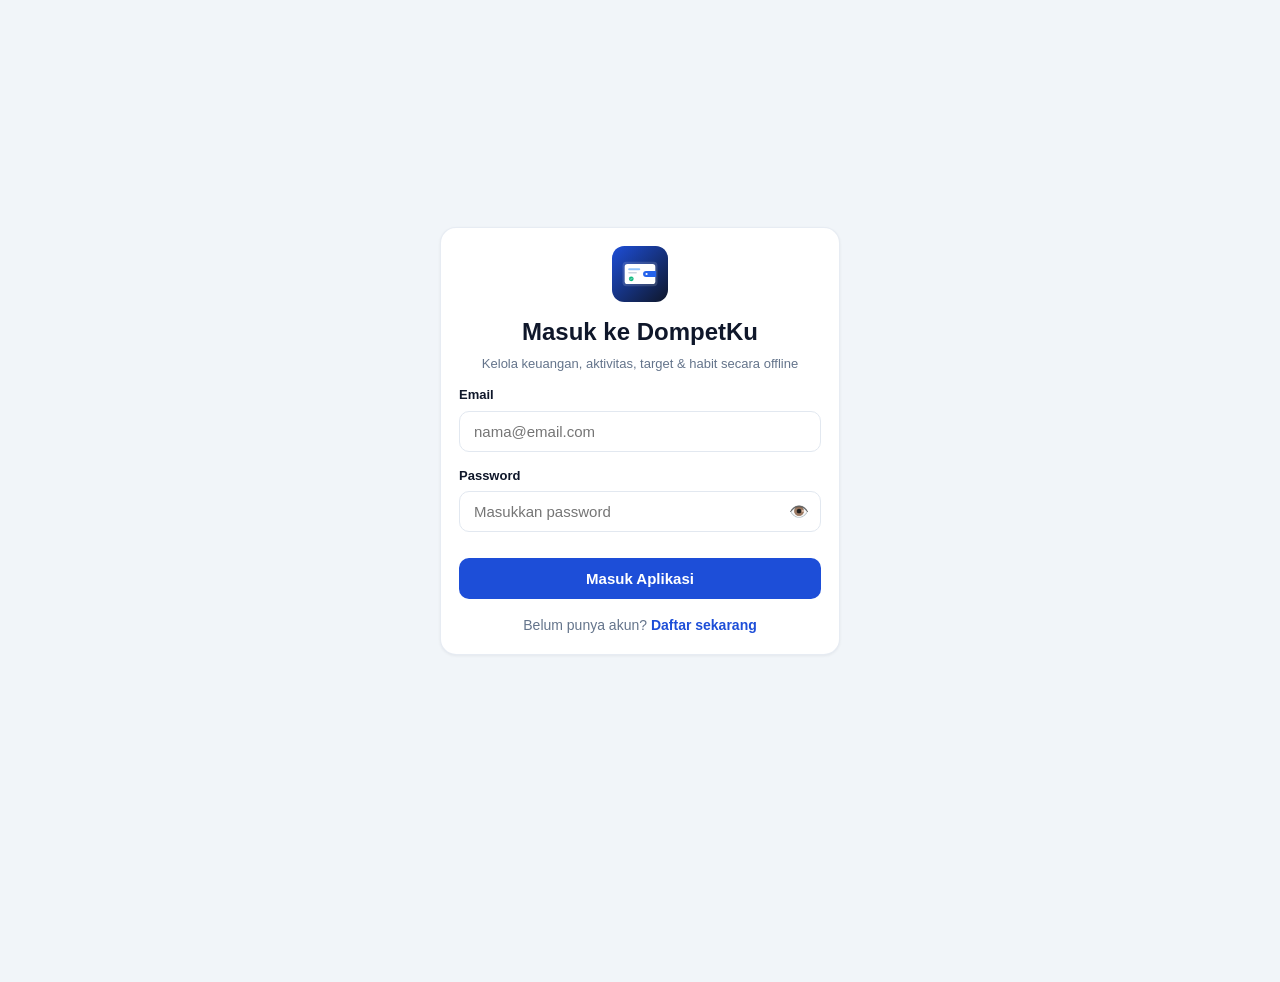
<file: index.html>
<!DOCTYPE html>
<html lang="id">

<head>
    <meta charset="UTF-8">
    <meta name="viewport" content="width=device-width, initial-scale=1.0, viewport-fit=cover">
    <meta name="theme-color" content="#1d4ed8">
    <meta name="apple-mobile-web-app-capable" content="yes">
    <meta name="apple-mobile-web-app-status-bar-style" content="default">
    <title>Masuk - DompetKu</title>
    <link rel="manifest" href="manifest.json">
    <link rel="icon" href="assets/icon.svg" type="image/svg+xml">
    <link rel="apple-touch-icon" href="assets/icon.svg">
    <link rel="stylesheet" href="css/style.css">
</head>

<body>
    <div class="auth-wrapper container">
        <div class="card auth-box">
            <img src="assets/icon.svg" alt="DompetKu" class="brand-badge">
            <h2 class="text-center" style="margin-bottom: 4px;">Masuk ke DompetKu</h2>
            <p class="text-center mb-1" style="font-size: 13px; color: var(--grey);">
                Kelola keuangan, aktivitas, target & habit secara offline
            </p>

            <form id="loginForm">
                <div class="form-group">
                    <label>Email</label>
                    <input type="email" id="email" class="form-control" required placeholder="nama@email.com">
                </div>
                <div class="form-group">
                    <label>Password</label>
                    <div class="password-wrapper">
                        <input type="password" id="password" class="form-control" required
                            placeholder="Masukkan password">
                        <button type="button" class="toggle-pwd-btn"
                            onclick="togglePassword('password', this)">👁️</button>
                    </div>
                </div>
                <button type="submit" class="btn btn-primary mt-1">Masuk Aplikasi</button>
            </form>

            <div class="text-center auth-links">
                Belum punya akun? <a href="register.html">Daftar sekarang</a>
            </div>
        </div>
    </div>

    <script src="js/storage.js"></script>
    <script src="js/auth.js"></script>
</body>

</html>
</file>
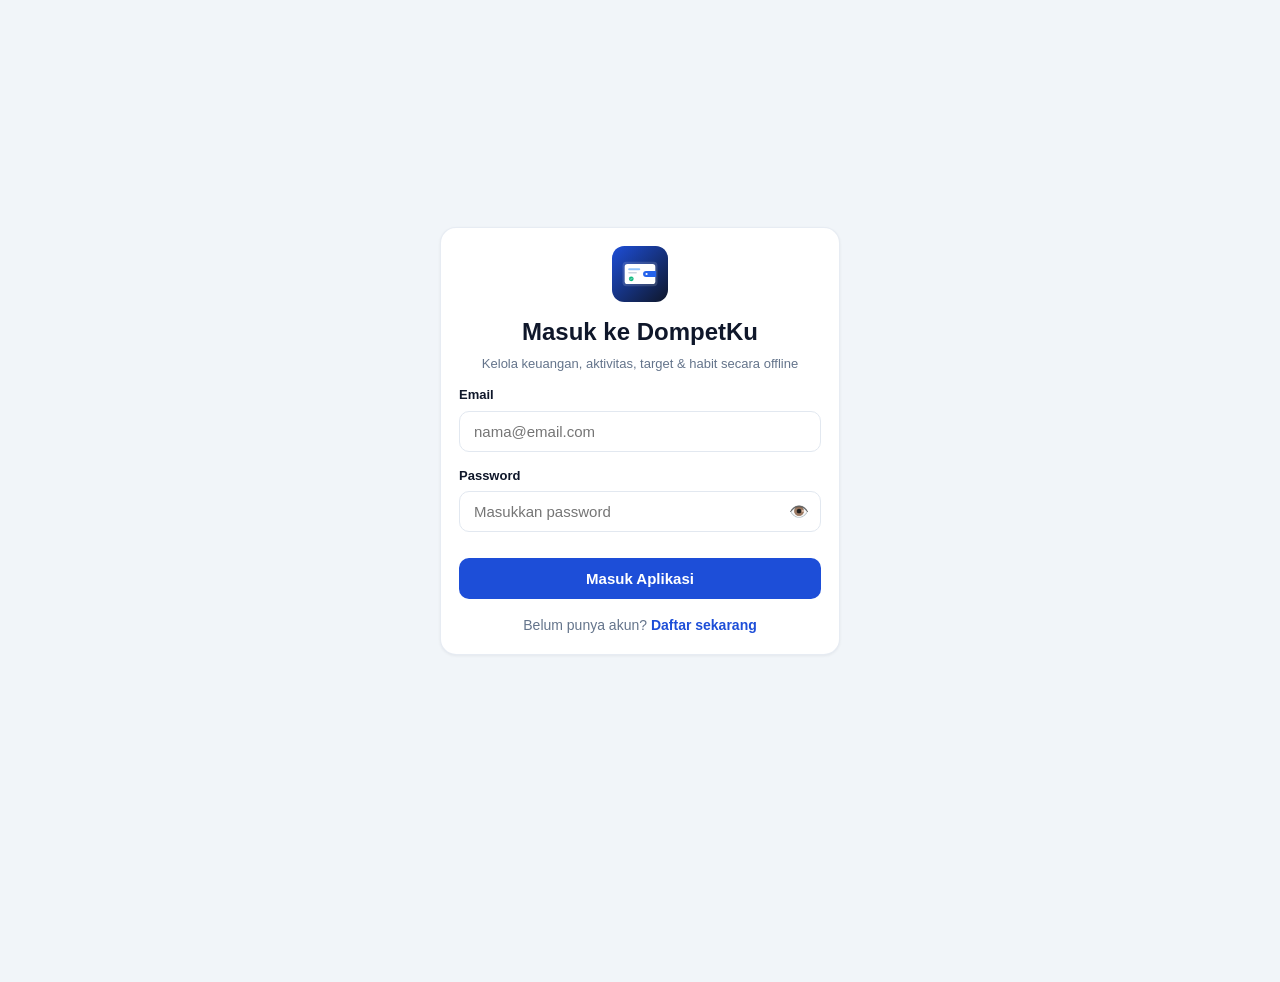
<file: aktivitas.html>
<!DOCTYPE html>
<html lang="id">

<head>
    <meta charset="UTF-8">
    <meta name="viewport" content="width=device-width, initial-scale=1.0, viewport-fit=cover">
    <meta name="theme-color" content="#1d4ed8">
    <title>Aktivitas & Kebutuhan - DompetKu</title>
    <link rel="manifest" href="manifest.json">
    <link rel="icon" href="assets/icon.svg" type="image/svg+xml">
    <link rel="stylesheet" href="css/style.css">
</head>

<body>
    <div class="container">
        <div class="page-title">
            <span>Jurnal & Kebutuhan</span>
            <a href="profile.html" class="header-avatar" id="headerAvatar"
                style="width: 34px; height: 34px; font-size: 14px;">U</a>
        </div>

        <div class="tabs">
            <button type="button" class="tab-btn active" id="btnTabAktivitas"
                onclick="switchTabAct('aktivitas')">Aktivitas Harian</button>
            <button type="button" class="tab-btn" id="btnTabKebutuhan" onclick="switchTabAct('kebutuhan')">List
                Kebutuhan</button>
        </div>

        <!-- TAB 1: AKTIVITAS HARIAN -->
        <div id="tabAktivitas" class="tab-content active">
            <div class="card">
                <div
                    style="display: flex; justify-content: space-between; align-items: center; gap: 10px; margin-bottom: 10px;">
                    <label for="journalDate" style="font-weight: 700; font-size: 14px; margin: 0;">Tanggal
                        Jurnal:</label>
                    <input type="date" id="journalDate" class="form-control"
                        style="width: auto; max-width: 170px; padding: 7px 10px;">
                </div>
                <div
                    style="display: flex; justify-content: space-between; font-size: 12px; color: var(--grey); margin-bottom: 4px;">
                    <span>Progres Hari Ini</span>
                    <strong id="actProgressText" style="color: var(--primary-blue);">0 / 0 Selesai</strong>
                </div>
                <div class="progress-container" style="margin: 0;">
                    <div class="progress-bar" id="actProgressBar" style="width: 0%;"></div>
                </div>
            </div>

            <div class="card">
                <h3 id="formTitleAct" style="margin-bottom: 12px;">Catat Aktivitas</h3>
                <form id="activityForm">
                    <input type="hidden" id="actId">
                    <div class="form-row">
                        <div class="form-group">
                            <label>Jam</label>
                            <input type="time" id="actTime" class="form-control">
                        </div>
                        <div class="form-group">
                            <label>Kategori</label>
                            <select id="actCategory" class="form-control" required>
                                <option value="Kerja / Kuliah">💼 Kerja / Kuliah</option>
                                <option value="Pribadi">🏠 Pribadi</option>
                                <option value="Kesehatan">💪 Kesehatan</option>
                                <option value="Keuangan">💰 Keuangan</option>
                                <option value="Lainnya">📌 Lainnya</option>
                            </select>
                        </div>
                    </div>

                    <div class="form-group">
                        <label>Kegiatan / Aktivitas</label>
                        <input type="text" id="actTitle" class="form-control" required
                            placeholder="Contoh: Rapat tim / Mengerjakan laporan">
                    </div>

                    <div class="form-row">
                        <div class="form-group">
                            <label>Prioritas</label>
                            <select id="actPriority" class="form-control" required>
                                <option value="Sedang">🟡 Sedang</option>
                                <option value="Tinggi">🔴 Tinggi</option>
                                <option value="Rendah">🟢 Rendah</option>
                            </select>
                        </div>
                        <div class="form-group">
                            <label>Catatan Singkat</label>
                            <input type="text" id="actNote" class="form-control" placeholder="Opsional...">
                        </div>
                    </div>

                    <button type="submit" class="btn btn-primary mt-1" id="btnSubmitAct">Simpan Aktivitas</button>
                    <button type="button" class="btn btn-outline mt-1" id="btnCancelEditAct" style="display: none;"
                        onclick="cancelEditAct()">Batal Edit</button>
                </form>
            </div>

            <div class="card">
                <div class="section-title">
                    <span>📋 Daftar Aktivitas</span>
                </div>
                <div id="activityListContainer">
                    <p class="text-center" style="font-size: 13px; color: var(--grey);">Belum ada aktivitas pada tanggal
                        ini.</p>
                </div>
            </div>
        </div>

        <!-- TAB 2: LIST KEBUTUHAN -->
        <div id="tabKebutuhan" class="tab-content">
            <!-- Ringkasan Estimasi Kebutuhan -->
            <div class="stats-grid" style="margin-bottom: 14px;">
                <div class="stat-card">
                    <h3>🛒 Belum Dibeli</h3>
                    <div class="amount text-warning" id="needPendingCount" style="font-size: 18px;">0 Item</div>
                    <p style="font-size: 11px; color: var(--grey); margin-top: 4px;" id="needBoughtCount">0 sudah dibeli
                    </p>
                </div>
                <div class="stat-card">
                    <h3>💵 Estimasi Biaya</h3>
                    <div class="amount text-primary" id="needEstimatedTotal"
                        style="font-size: 16px; color: var(--primary-blue);">Rp 0</div>
                    <p style="font-size: 11px; color: var(--grey); margin-top: 4px;">Kebutuhan tertunda</p>
                </div>
            </div>

            <!-- Form Tambah / Edit Kebutuhan -->
            <div class="card">
                <h3 id="formTitleNeed" style="margin-bottom: 12px;">Tambah Kebutuhan</h3>
                <form id="needForm">
                    <input type="hidden" id="needId">

                    <div class="form-row">
                        <div class="form-group" style="flex: 2;">
                            <label>Nama Barang / Kebutuhan</label>
                            <input type="text" id="needName" class="form-control" required
                                placeholder="Contoh: Beras, Sabun, Kuota Internet">
                        </div>
                        <div class="form-group" style="flex: 1;">
                            <label>Jumlah</label>
                            <input type="text" id="needQty" class="form-control" required value="1 pcs"
                                placeholder="1 pcs">
                        </div>
                    </div>

                    <div class="form-row">
                        <div class="form-group">
                            <label>Kategori</label>
                            <select id="needCategory" class="form-control" required>
                                <option value="Kebutuhan Pokok">🍚 Kebutuhan Pokok</option>
                                <option value="Rumah Tangga">🏠 Rumah Tangga</option>
                                <option value="Kerja / Kuliah">💼 Kerja / Kuliah</option>
                                <option value="Pribadi">👕 Pribadi</option>
                                <option value="Kesehatan">💊 Kesehatan</option>
                                <option value="Lainnya">📦 Lainnya</option>
                            </select>
                        </div>
                        <div class="form-group">
                            <label>Prioritas</label>
                            <select id="needPriority" class="form-control" required>
                                <option value="Tinggi">🔴 Mendesak / Tinggi</option>
                                <option value="Sedang" selected>🟡 Sedang</option>
                                <option value="Rendah">🟢 Rendah</option>
                            </select>
                        </div>
                    </div>

                    <div class="form-row">
                        <div class="form-group">
                            <label>Estimasi Harga (Rp)</label>
                            <input type="number" id="needPrice" class="form-control" min="0" value="0"
                                placeholder="Opsional: 50000">
                        </div>
                        <div class="form-group">
                            <label>Catatan</label>
                            <input type="text" id="needNote" class="form-control" placeholder="Opsional...">
                        </div>
                    </div>

                    <button type="submit" class="btn btn-primary mt-1" id="btnSubmitNeed">Simpan ke List</button>
                    <button type="button" class="btn btn-outline mt-1" id="btnCancelEditNeed" style="display: none;"
                        onclick="cancelEditNeed()">Batal Edit</button>
                </form>
            </div>

            <!-- Daftar Kebutuhan -->
            <div class="card">
                <div
                    style="display: flex; justify-content: space-between; align-items: center; gap: 8px; margin-bottom: 10px;">
                    <span style="font-weight: 700; font-size: 15px;">🛍️ Daftar Belanja & Kebutuhan</span>
                    <select id="filterNeedStatus"
                        style="padding: 5px 8px; border-radius: 8px; border: 1px solid var(--light-grey); font-size: 12px; font-weight: 600; background: var(--white);">
                        <option value="all">Semua</option>
                        <option value="pending">Belum Dibeli</option>
                        <option value="bought">Sudah Dibeli</option>
                    </select>
                </div>
                <input type="text" id="searchNeed" class="search-box" placeholder="Cari barang kebutuhan...">
                <div id="needsListContainer">
                    <p class="text-center" style="font-size: 13px; color: var(--grey);">Belum ada daftar kebutuhan.</p>
                </div>
            </div>
        </div>
    </div>

    <!-- Navigasi Bawah -->
    <nav class="bottom-nav">
        <a href="dashboard.html" class="nav-item">
            <svg class="nav-icon" viewBox="0 0 24 24">
                <path d="M10 20v-6h4v6h5v-8h3L12 3 2 12h3v8z" />
            </svg>
            Home
        </a>
        <a href="transaksi.html" class="nav-item">
            <svg class="nav-icon" viewBox="0 0 24 24">
                <path
                    d="M11.8 10.9c-2.27-.59-3-1.2-3-2.15 0-1.09 1.01-1.85 2.7-1.85 1.78 0 2.44.85 2.5 2.1h2.21c-.07-1.72-1.12-3.3-3.21-3.81V3h-3v2.16c-1.94.42-3.5 1.68-3.5 3.61 0 2.31 1.91 3.46 4.7 4.13 2.5.6 3 1.48 3 2.41 0 .69-.49 1.79-2.7 1.79-2.06 0-2.87-.92-2.98-2.1h-2.2c.12 2.19 1.76 3.42 3.68 3.83V21h3v-2.15c1.95-.37 3.5-1.5 3.5-3.55 0-2.84-2.43-3.81-4.7-4.4z" />
            </svg>
            Keuangan
        </a>
        <a href="aktivitas.html" class="nav-item active">
            <svg class="nav-icon" viewBox="0 0 24 24">
                <path
                    d="M19 3H5c-1.1 0-2 .9-2 2v14c0 1.1.9 2 2 2h14c1.1 0 2-.9 2-2V5c0-1.1-.9-2-2-2zm-9 14l-5-5 1.41-1.41L10 14.17l7.59-7.59L19 8l-9 9z" />
            </svg>
            Aktivitas
        </a>
        <a href="wishlist.html" class="nav-item">
            <svg class="nav-icon" viewBox="0 0 24 24">
                <path d="M12 17.27L18.18 21l-1.64-7.03L22 9.24l-7.19-.61L12 2 9.19 8.63 2 9.24l5.46 4.73L5.82 21z" />
            </svg>
            Target
        </a>
        <a href="habit.html" class="nav-item">
            <svg class="nav-icon" viewBox="0 0 24 24">
                <path
                    d="M19 4h-1V2h-2v2H8V2H6v2H5c-1.11 0-1.99.9-1.99 2L3 20c0 1.1.89 2 2 2h14c1.1 0 2-.9 2-2V6c0-1.1-.9-2-2-2zm0 16H5V10h14v10zM9 14H7v-2h2v2zm4 0h-2v-2h2v2zm4 0h-2v-2h2v2zm-8 4H7v-2h2v2zm4 0h-2v-2h2v2zm4 0h-2v-2h2v2z" />
            </svg>
            Habit
        </a>
    </nav>

    <script src="js/storage.js"></script>
    <script src="js/aktivitas.js"></script>
</body>

</html>
</file>
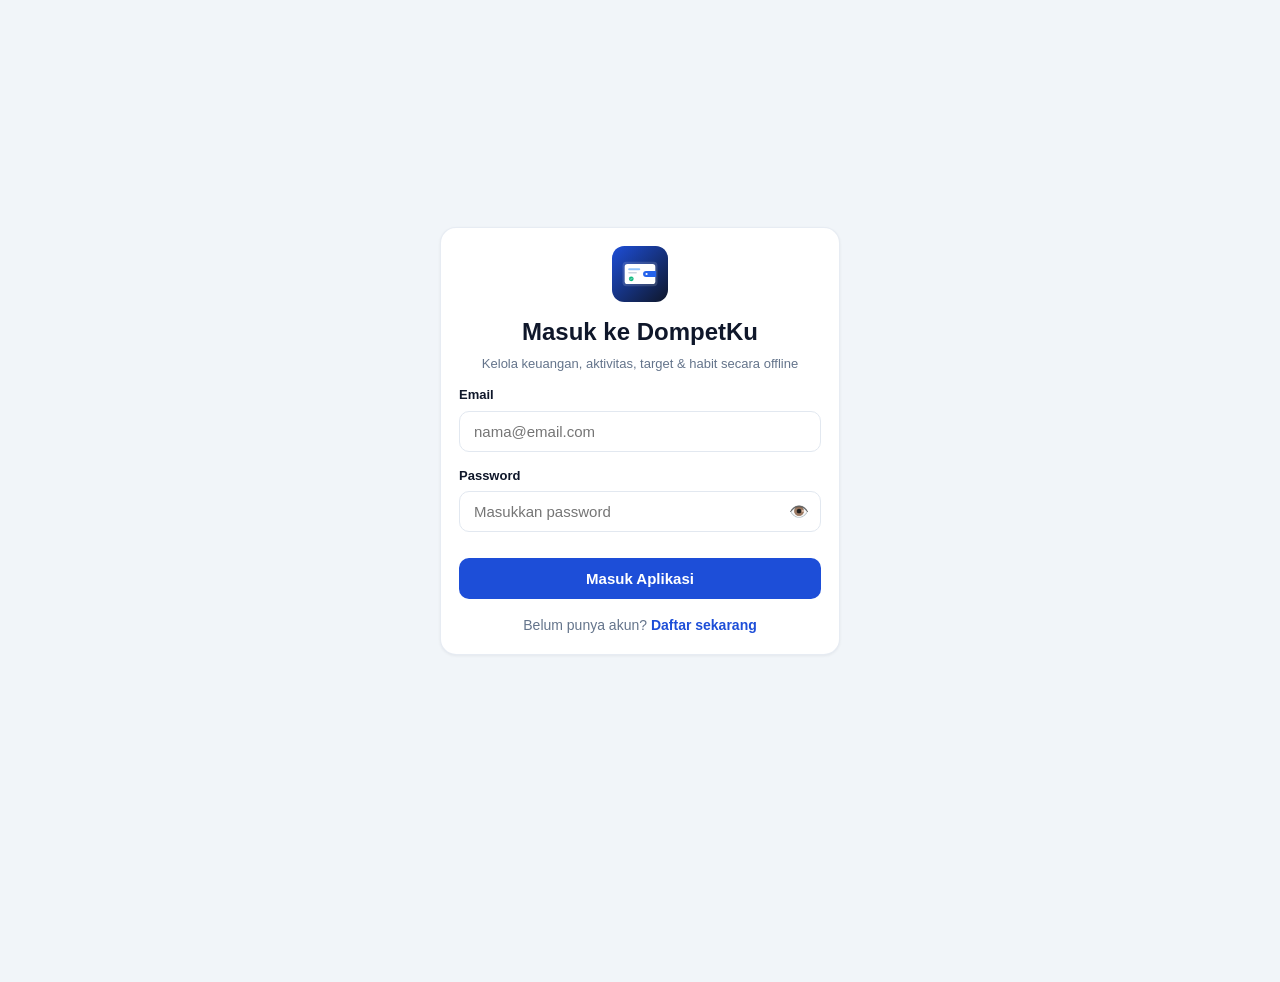
<file: dashboard.html>
<!DOCTYPE html>
<html lang="id">

<head>
    <meta charset="UTF-8">
    <meta name="viewport" content="width=device-width, initial-scale=1.0, viewport-fit=cover">
    <meta name="theme-color" content="#1d4ed8">
    <title>Beranda - DompetKu</title>
    <link rel="manifest" href="manifest.json">
    <link rel="icon" href="assets/icon.svg" type="image/svg+xml">
    <link rel="stylesheet" href="css/style.css">
</head>

<body>
    <div class="container">
        <!-- Header Top -->
        <div class="top-header">
            <div>
                <h1 class="greeting-text" id="greeting">Halo!</h1>
                <span class="date-subtitle" id="todayDateLabel">Memuat tanggal...</span>
            </div>
            <a href="profile.html" class="header-avatar" id="headerAvatar" title="Profil & Pengaturan">U</a>
        </div>

        <!-- Banner Install PWA -->
        <div class="install-banner" id="installBanner" style="display: none;">
            <div>
                <strong style="font-size: 14px;">📲 Pasang DompetKu di HP</strong>
                <p>Akses lebih cepat layar penuh tanpa kuota internet.</p>
            </div>
            <button class="btn btn-primary btn-sm" onclick="PWAInstaller.install()">Pasang</button>
        </div>

        <!-- Filter Periode Keuangan -->
        <div style="display: flex; justify-content: space-between; align-items: center; gap: 8px; margin-bottom: 10px;">
            <span style="font-size: 13px; font-weight: 700; color: var(--grey);">RINGKASAN KEUANGAN</span>
            <select id="dashPeriod"
                style="padding: 6px 10px; border-radius: 8px; border: 1px solid var(--light-grey); font-size: 12px; font-weight: 600; background: var(--white); color: var(--dark-grey); max-width: 170px;">
                <option value="month">Bulan Ini</option>
                <option value="all">Semua Waktu</option>
                <option value="01">Januari</option>
                <option value="02">Februari</option>
                <option value="03">Maret</option>
                <option value="04">April</option>
                <option value="05">Mei</option>
                <option value="06">Juni</option>
                <option value="07">Juli</option>
                <option value="08">Agustus</option>
                <option value="09">September</option>
                <option value="10">Oktober</option>
                <option value="11">November</option>
                <option value="12">Desember</option>
            </select>
        </div>

        <!-- Kartu Statistik Saldo & Tabungan -->
        <div class="stats-grid">
            <div class="stat-card full">
                <h3>Saldo Bersih</h3>
                <div class="amount" id="totalSaldo">Rp 0</div>
                <p style="font-size: 11px; color: #dbeafe; margin-top: 6px;">
                    Rasio Pengeluaran: <strong id="persentasePengeluaran">0%</strong> dari pemasukan
                </p>
            </div>
            <div class="stat-card">
                <h3>💰 Uang Masuk</h3>
                <div class="amount text-success" id="totalPemasukan">Rp 0</div>
            </div>
            <div class="stat-card">
                <h3>💸 Uang Keluar</h3>
                <div class="amount text-danger" id="totalPengeluaran">Rp 0</div>
            </div>
            <div class="stat-card full" style="background: linear-gradient(135deg, #059669, #065f46);">
                <h3 style="color: #a7f3d0;">🏦 Total Tabungan Terkumpul</h3>
                <div class="amount" id="totalTabungan" style="font-size: 22px;">Rp 0</div>
                <p id="tabunganBreakdown" style="font-size: 11px; color: #d1fae5; margin-top: 6px;">
                    Wishlist: Rp 0 • Dana Darurat & Investasi: Rp 0
                </p>
            </div>
        </div>

        <!-- Ringkasan Produktivitas Hari Ini -->
        <div class="stats-grid">
            <a href="aktivitas.html" class="stat-card">
                <h3>📝 Aktivitas Hari Ini</h3>
                <div class="amount" id="todayActivitySummary" style="font-size: 15px;">0 / 0 Selesai</div>
                <p style="font-size: 11px; color: var(--primary-blue); margin-top: 4px;">Lihat jurnal →</p>
            </a>
            <a href="habit.html" class="stat-card">
                <h3>🔥 Habit Hari Ini</h3>
                <div class="amount" id="todayHabitSummary" style="font-size: 15px;">0 / 0 Sukses</div>
                <p style="font-size: 11px; color: var(--primary-blue); margin-top: 4px;">Buka kalender →</p>
            </a>
        </div>

        <!-- Grafik Keuangan -->
        <div class="card">
            <div class="section-title">Perbandingan Arus Kas</div>
            <div class="chart-container" id="simpleChart"></div>
        </div>

        <!-- List Kebutuhan Mendesak -->
        <div class="card">
            <div class="section-title">
                <span>🛒 Kebutuhan Belum Dibeli</span>
                <a href="aktivitas.html?tab=kebutuhan" class="section-link">Semua →</a>
            </div>
            <div id="urgentNeedsList">
                <p class="text-center" style="font-size: 12px; color: var(--grey);">Semua kebutuhan sudah terpenuhi.</p>
            </div>
        </div>

        <!-- 5 Transaksi Terbaru -->
        <div class="card">
            <div class="section-title">
                <span>🧾 Transaksi Terbaru</span>
                <a href="transaksi.html?tab=riwayat" class="section-link">Riwayat →</a>
            </div>
            <div id="recentTransactions">
                <p class="text-center" style="font-size: 12px; color: var(--grey);">Belum ada catatan transaksi.</p>
            </div>
        </div>

        <!-- 3 Target Terdekat -->
        <div class="card">
            <div class="section-title">
                <span>🎯 Target & Wishlist Aktif</span>
                <a href="wishlist.html" class="section-link">Lihat Semua →</a>
            </div>
            <div id="closestWishlist">
                <p class="text-center" style="font-size: 12px; color: var(--grey);">Belum ada target aktif.</p>
            </div>
        </div>
    </div>

    <!-- Navigasi Bawah -->
    <nav class="bottom-nav">
        <a href="dashboard.html" class="nav-item active">
            <svg class="nav-icon" viewBox="0 0 24 24">
                <path d="M10 20v-6h4v6h5v-8h3L12 3 2 12h3v8z" />
            </svg>
            Home
        </a>
        <a href="transaksi.html" class="nav-item">
            <svg class="nav-icon" viewBox="0 0 24 24">
                <path
                    d="M11.8 10.9c-2.27-.59-3-1.2-3-2.15 0-1.09 1.01-1.85 2.7-1.85 1.78 0 2.44.85 2.5 2.1h2.21c-.07-1.72-1.12-3.3-3.21-3.81V3h-3v2.16c-1.94.42-3.5 1.68-3.5 3.61 0 2.31 1.91 3.46 4.7 4.13 2.5.6 3 1.48 3 2.41 0 .69-.49 1.79-2.7 1.79-2.06 0-2.87-.92-2.98-2.1h-2.2c.12 2.19 1.76 3.42 3.68 3.83V21h3v-2.15c1.95-.37 3.5-1.5 3.5-3.55 0-2.84-2.43-3.81-4.7-4.4z" />
            </svg>
            Keuangan
        </a>
        <a href="aktivitas.html" class="nav-item">
            <svg class="nav-icon" viewBox="0 0 24 24">
                <path
                    d="M19 3H5c-1.1 0-2 .9-2 2v14c0 1.1.9 2 2 2h14c1.1 0 2-.9 2-2V5c0-1.1-.9-2-2-2zm-9 14l-5-5 1.41-1.41L10 14.17l7.59-7.59L19 8l-9 9z" />
            </svg>
            Aktivitas
        </a>
        <a href="wishlist.html" class="nav-item">
            <svg class="nav-icon" viewBox="0 0 24 24">
                <path d="M12 17.27L18.18 21l-1.64-7.03L22 9.24l-7.19-.61L12 2 9.19 8.63 2 9.24l5.46 4.73L5.82 21z" />
            </svg>
            Target
        </a>
        <a href="habit.html" class="nav-item">
            <svg class="nav-icon" viewBox="0 0 24 24">
                <path
                    d="M19 4h-1V2h-2v2H8V2H6v2H5c-1.11 0-1.99.9-1.99 2L3 20c0 1.1.89 2 2 2h14c1.1 0 2-.9 2-2V6c0-1.1-.9-2-2-2zm0 16H5V10h14v10zM9 14H7v-2h2v2zm4 0h-2v-2h2v2zm4 0h-2v-2h2v2zm-8 4H7v-2h2v2zm4 0h-2v-2h2v2zm4 0h-2v-2h2v2z" />
            </svg>
            Habit
        </a>
    </nav>

    <script src="js/storage.js"></script>
    <script src="js/dashboard.js"></script>
</body>

</html>
</file>
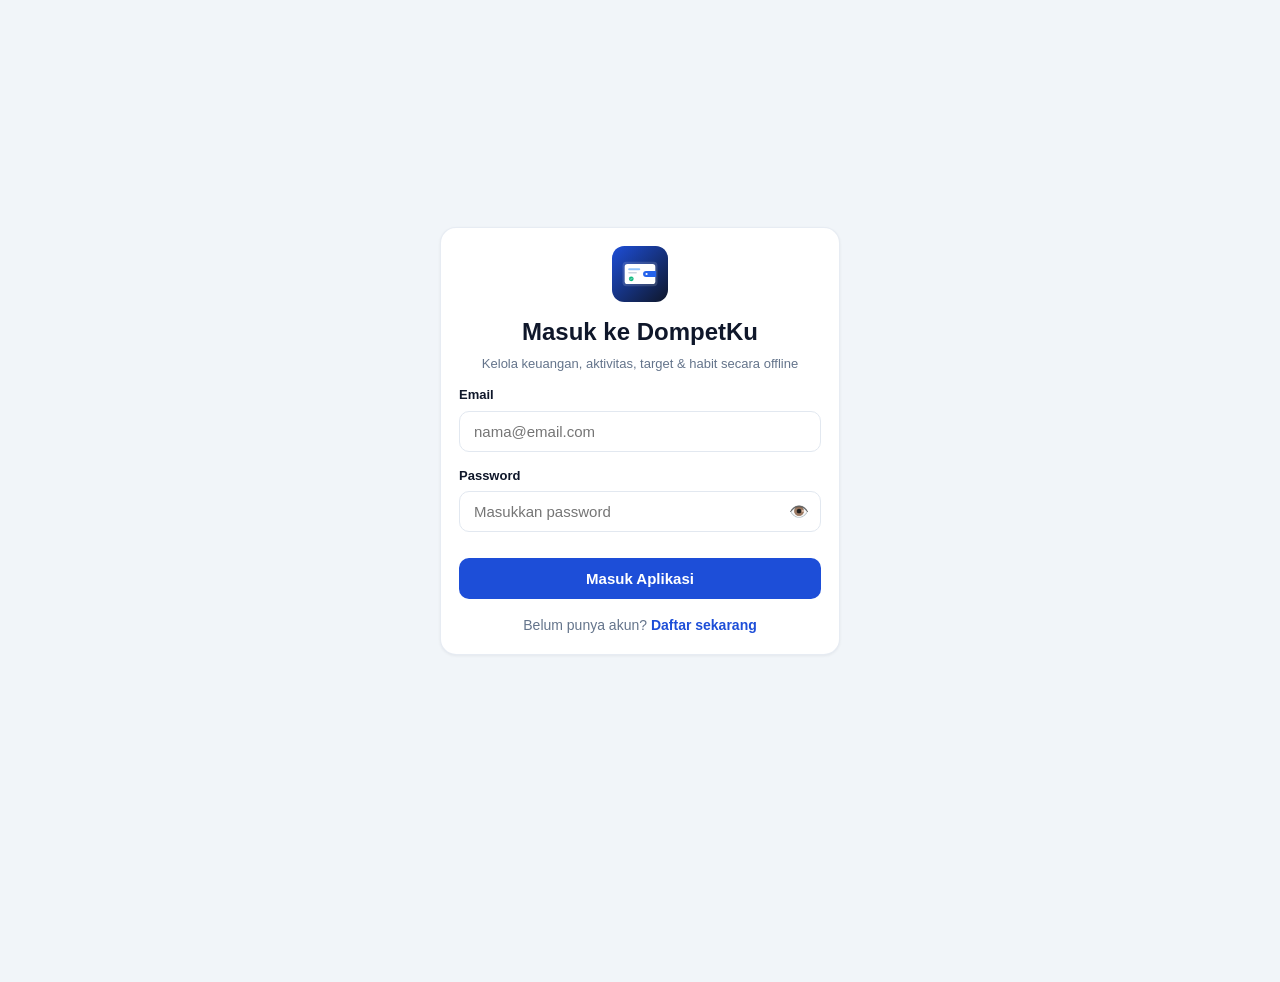
<file: habit.html>
<!DOCTYPE html>
<html lang="id">

<head>
    <meta charset="UTF-8">
    <meta name="viewport" content="width=device-width, initial-scale=1.0, viewport-fit=cover">
    <meta name="theme-color" content="#1d4ed8">
    <title>Kalender Konsistensi - DompetKu</title>
    <link rel="manifest" href="manifest.json">
    <link rel="icon" href="assets/icon.svg" type="image/svg+xml">
    <link rel="stylesheet" href="css/style.css">
    <link rel="stylesheet" href="css/habit.css">
</head>

<body>
    <div class="container">
        <div class="page-title">
            <span>Kalender Konsistensi</span>
            <a href="profile.html" class="header-avatar" id="headerAvatar"
                style="width: 34px; height: 34px; font-size: 14px;">U</a>
        </div>

        <div class="tabs">
            <button type="button" class="tab-btn active" id="btnTabTracker" onclick="switchTabHabit('tracker')">Tracker
                & Kalender</button>
            <button type="button" class="tab-btn" id="btnTabBuat" onclick="switchTabHabit('buat')">Habit Baru</button>
        </div>

        <!-- TAB 1: TRACKER & KALENDER -->
        <div id="tabTracker" class="tab-content active">
            <div id="habitEmptyState" class="card" style="display: none; text-align: center; padding: 24px 16px;">
                <div style="font-size: 34px; margin-bottom: 8px;">📅</div>
                <h3 style="margin-bottom: 6px;">Belum Ada Habit</h3>
                <p style="font-size: 13px; color: var(--grey); margin-bottom: 14px;">
                    Mulai bangun kebiasaan harian Anda. Cek-in berhasil akan berwarna hijau, sedangkan gagal atau
                    terlewat otomatis berwarna merah.
                </p>
                <button type="button" class="btn btn-primary" onclick="switchTabHabit('buat')">+ Buat Habit
                    Pertama</button>
            </div>

            <div id="habitTrackerContent">
                <!-- Pemilih Habit Aktif -->
                <div class="habit-selector-scroll" id="habitSelectorList"></div>

                <!-- Kartu Cek-in Hari Ini -->
                <div class="card" id="activeHabitCard">
                    <div class="habit-header-row">
                        <div class="habit-title-wrap">
                            <span class="habit-emoji-badge" id="activeHabitIcon">🏃</span>
                            <div>
                                <h3 id="activeHabitName" style="margin: 0; font-size: 16px;">Nama Habit</h3>
                                <p id="activeHabitStart"
                                    style="margin: 2px 0 0 0; font-size: 11px; color: var(--grey);">Mulai: -</p>
                            </div>
                        </div>
                        <div class="habit-head-actions">
                            <button type="button" class="btn-icon btn-edit" onclick="editCurrentHabit()">Edit</button>
                            <button type="button" class="btn-icon btn-delete"
                                onclick="deleteCurrentHabit()">Hapus</button>
                        </div>
                    </div>

                    <div class="today-checkin-box">
                        <div
                            style="display: flex; justify-content: space-between; align-items: center; margin-bottom: 8px;">
                            <span style="font-size: 12px; font-weight: 700; color: var(--dark-grey);">Status Hari
                                Ini</span>
                            <span id="todayStatusBadge" class="habit-status-pill pending">⏳ Belum Cek-in</span>
                        </div>
                        <div class="checkin-btn-grid">
                            <button type="button" class="btn-checkin success" id="btnCheckSuccess"
                                onclick="setTodayHabitStatus('success')">
                                ✔ Berhasil
                            </button>
                            <button type="button" class="btn-checkin failed" id="btnCheckFailed"
                                onclick="setTodayHabitStatus('failed')">
                                ✕ Gagal
                            </button>
                        </div>
                    </div>

                    <!-- Statistik Konsistensi -->
                    <div class="habit-stats-row">
                        <div class="habit-stat-pill green">
                            <span class="stat-num" id="statSuccessCount">0</span>
                            <span class="stat-lbl">Berhasil</span>
                        </div>
                        <div class="habit-stat-pill red">
                            <span class="stat-num" id="statFailedCount">0</span>
                            <span class="stat-lbl">Gagal</span>
                        </div>
                        <div class="habit-stat-pill blue">
                            <span class="stat-num" id="statConsistencyPct">0%</span>
                            <span class="stat-lbl">Konsistensi</span>
                        </div>
                        <div class="habit-stat-pill amber">
                            <span class="stat-num" id="statStreakCount">0</span>
                            <span class="stat-lbl">Streak</span>
                        </div>
                    </div>
                </div>

                <!-- Kalender Bulanan -->
                <div class="card">
                    <div class="cal-nav-header">
                        <button type="button" class="cal-nav-btn" onclick="changeHabitMonth(-1)">‹</button>
                        <strong id="calMonthYearLabel" style="font-size: 15px;">November 2026</strong>
                        <button type="button" class="cal-nav-btn" onclick="changeHabitMonth(1)">›</button>
                    </div>

                    <div class="cal-legend">
                        <span><i class="legend-dot green"></i> Berhasil</span>
                        <span><i class="legend-dot red"></i> Gagal / Tidak Cek-in</span>
                        <span><i class="legend-dot today"></i> Hari Ini</span>
                    </div>

                    <div class="cal-weekdays">
                        <span>Min</span>
                        <span>Sen</span>
                        <span>Sel</span>
                        <span>Rab</span>
                        <span>Kam</span>
                        <span>Jum</span>
                        <span>Sab</span>
                    </div>
                    <div class="cal-days-grid" id="habitCalendarGrid"></div>

                    <p style="font-size: 11px; color: var(--grey); text-align: center; margin: 10px 0 0 0;">
                        Status tanggal yang sudah hijau (Berhasil) atau merah (Gagal) bersifat permanen dan tidak dapat
                        diubah kembali.
                    </p>
                </div>

                <!-- Daftar Semua Habit Hari Ini -->
                <div class="card">
                    <div class="section-title">
                        <span>📋 Cek-in Cepat Semua Habit</span>
                    </div>
                    <div id="allHabitsQuickList"></div>
                </div>
            </div>
        </div>

        <!-- TAB 2: FORM BUAT / EDIT HABIT -->
        <div id="tabBuat" class="tab-content card">
            <h3 id="formTitleHabit" style="margin-bottom: 12px;">Buat Habit Baru</h3>
            <form id="habitForm">
                <input type="hidden" id="habitId">

                <div class="form-group">
                    <label>Nama Habit</label>
                    <input type="text" id="habitName" class="form-control" required
                        placeholder="Contoh: Olahraga 30 Menit, Baca Buku">
                </div>

                <div class="form-row">
                    <div class="form-group">
                        <label>Ikon (Emoji)</label>
                        <input type="text" id="habitIcon" class="form-control" maxlength="4" value="🏃" required
                            placeholder="🏃">
                    </div>
                    <div class="form-group">
                        <label>Mulai Tanggal</label>
                        <input type="date" id="habitStartDate" class="form-control" required>
                    </div>
                </div>

                <div class="habit-color-rule-box">
                    <div>🟩 <strong>Berhasil:</strong> Otomatis berwarna hijau saat cek-in dan terkunci permanen.</div>
                    <div>🟥 <strong>Gagal / Tidak Cek-in:</strong> Otomatis dihitung gagal dan berwarna merah permanen
                        jika terlewat.</div>
                </div>

                <button type="submit" class="btn btn-primary mt-1" id="btnSubmitHabit">Simpan Habit</button>
                <button type="button" class="btn btn-outline mt-1" id="btnCancelEditHabit" style="display: none;"
                    onclick="cancelEditHabit()">Batal Edit</button>
            </form>
        </div>
    </div>

    <!-- Navigasi Bawah -->
    <nav class="bottom-nav">
        <a href="dashboard.html" class="nav-item">
            <svg class="nav-icon" viewBox="0 0 24 24">
                <path d="M10 20v-6h4v6h5v-8h3L12 3 2 12h3v8z" />
            </svg>
            Home
        </a>
        <a href="transaksi.html" class="nav-item">
            <svg class="nav-icon" viewBox="0 0 24 24">
                <path
                    d="M11.8 10.9c-2.27-.59-3-1.2-3-2.15 0-1.09 1.01-1.85 2.7-1.85 1.78 0 2.44.85 2.5 2.1h2.21c-.07-1.72-1.12-3.3-3.21-3.81V3h-3v2.16c-1.94.42-3.5 1.68-3.5 3.61 0 2.31 1.91 3.46 4.7 4.13 2.5.6 3 1.48 3 2.41 0 .69-.49 1.79-2.7 1.79-2.06 0-2.87-.92-2.98-2.1h-2.2c.12 2.19 1.76 3.42 3.68 3.83V21h3v-2.15c1.95-.37 3.5-1.5 3.5-3.55 0-2.84-2.43-3.81-4.7-4.4z" />
            </svg>
            Keuangan
        </a>
        <a href="aktivitas.html" class="nav-item">
            <svg class="nav-icon" viewBox="0 0 24 24">
                <path
                    d="M19 3H5c-1.1 0-2 .9-2 2v14c0 1.1.9 2 2 2h14c1.1 0 2-.9 2-2V5c0-1.1-.9-2-2-2zm-9 14l-5-5 1.41-1.41L10 14.17l7.59-7.59L19 8l-9 9z" />
            </svg>
            Aktivitas
        </a>
        <a href="wishlist.html" class="nav-item">
            <svg class="nav-icon" viewBox="0 0 24 24">
                <path d="M12 17.27L18.18 21l-1.64-7.03L22 9.24l-7.19-.61L12 2 9.19 8.63 2 9.24l5.46 4.73L5.82 21z" />
            </svg>
            Target
        </a>
        <a href="habit.html" class="nav-item active">
            <svg class="nav-icon" viewBox="0 0 24 24">
                <path
                    d="M19 4h-1V2h-2v2H8V2H6v2H5c-1.11 0-1.99.9-1.99 2L3 20c0 1.1.89 2 2 2h14c1.1 0 2-.9 2-2V6c0-1.1-.9-2-2-2zm0 16H5V10h14v10zM9 14H7v-2h2v2zm4 0h-2v-2h2v2zm4 0h-2v-2h2v2zm-8 4H7v-2h2v2zm4 0h-2v-2h2v2zm4 0h-2v-2h2v2z" />
            </svg>
            Habit
        </a>
    </nav>

    <script src="js/storage.js"></script>
    <script src="js/habit.js"></script>
</body>

</html>
</file>
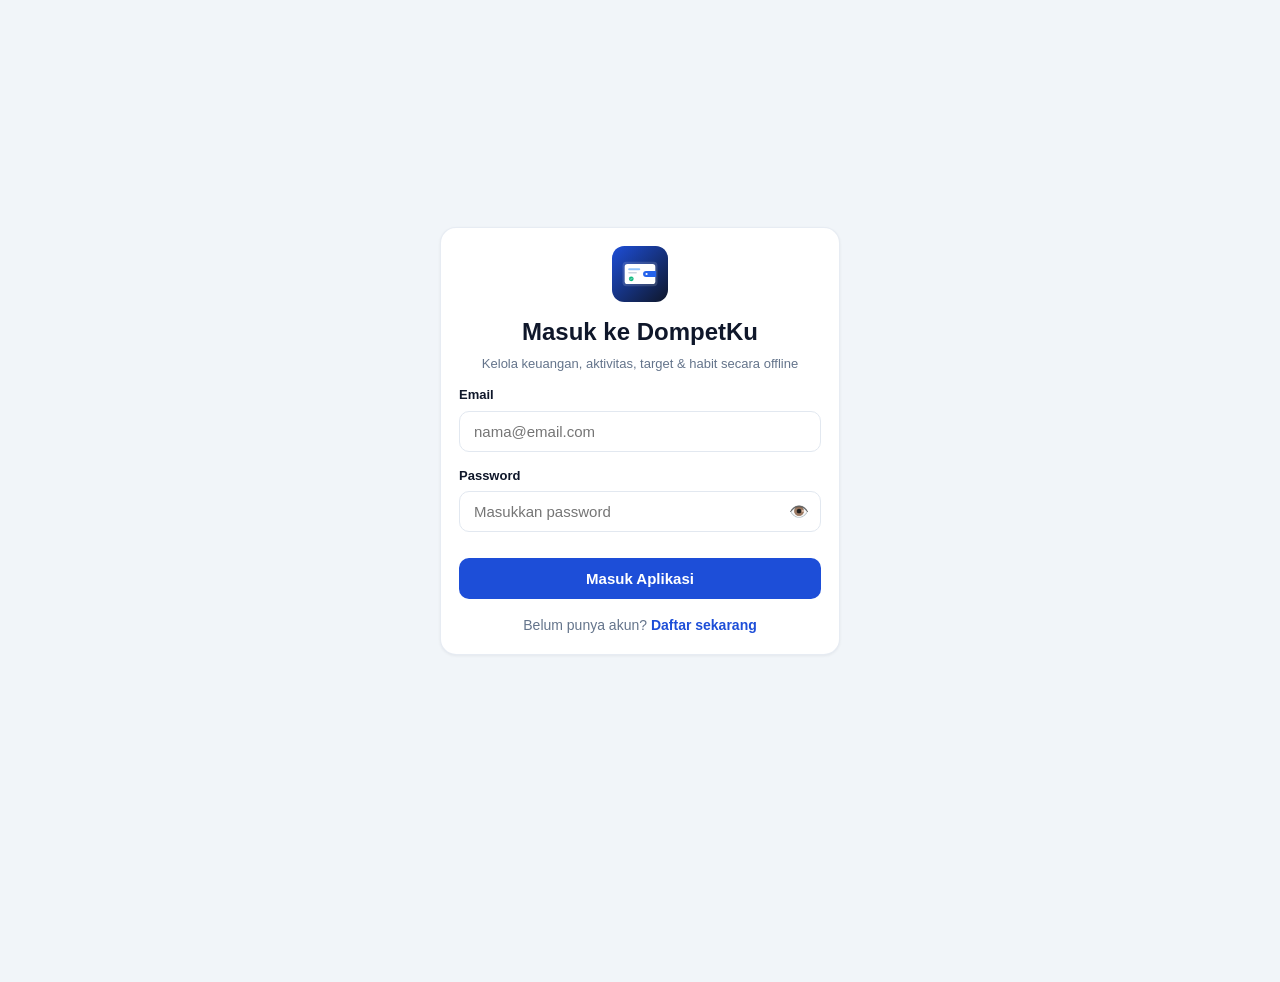
<file: profile.html>
<!DOCTYPE html>
<html lang="id">

<head>
    <meta charset="UTF-8">
    <meta name="viewport" content="width=device-width, initial-scale=1.0, viewport-fit=cover">
    <meta name="theme-color" content="#1d4ed8">
    <title>Profil & Pengaturan - DompetKu</title>
    <link rel="manifest" href="manifest.json">
    <link rel="icon" href="assets/icon.svg" type="image/svg+xml">
    <link rel="stylesheet" href="css/style.css">
</head>

<body>
    <div class="container">
        <div class="page-title">
            <span>Profil & Pengaturan</span>
            <a href="dashboard.html" class="section-link">← Beranda</a>
        </div>

        <!-- Informasi Profil -->
        <div class="card profile-header">
            <div class="avatar" id="userAvatar">U</div>
            <div class="profile-info">
                <h3 id="userName">Nama User</h3>
                <p id="userEmail">email@user.com</p>
            </div>
        </div>

        <!-- Ringkasan Data Tersimpan -->
        <div class="card">
            <div class="section-title">Statistik Data Anda</div>
            <div id="accountStatsGrid"
                style="display: grid; grid-template-columns: repeat(3, 1fr); gap: 8px; text-align: center;"></div>
        </div>

        <!-- Pasang ke Layar Utama HP -->
        <div class="card" id="installAppCard">
            <div class="section-title">📲 Pasang Sebagai Aplikasi HP</div>
            <p style="font-size: 12px; color: var(--grey); margin-bottom: 12px;">
                Instal DompetKu di layar utama ponsel agar terbuka layar penuh seperti aplikasi asli dan tetap berjalan
                tanpa internet.
            </p>
            <button class="btn btn-primary" id="btnInstallProfile" onclick="installFromProfile()">
                Pasang Aplikasi Sekarang
            </button>
        </div>

        <!-- Manajemen Data -->
        <div class="card">
            <div class="section-title">Cadangkan & Pulihkan Data</div>
            <p style="font-size: 12px; color: var(--grey); margin-bottom: 14px;">
                Simpan salinan seluruh data keuangan, aktivitas, kebutuhan, target, dan habit ke berkas JSON.
            </p>

            <div class="menu-list">
                <button class="btn btn-primary" onclick="exportData()">
                    ⬇️ Unduh Backup Data (JSON)
                </button>

                <div class="file-upload-wrapper">
                    <button class="btn btn-outline" style="width: 100%;">
                        ⬆️ Pulihkan Data (Import JSON)
                    </button>
                    <input type="file" id="importFile" accept=".json">
                </div>

                <hr style="border: 0; border-top: 1px solid var(--light-grey); margin: 8px 0;">

                <button class="btn btn-danger" onclick="resetData()">
                    ⚠️ Reset Seluruh Data Catatan
                </button>
            </div>
        </div>

        <!-- Logout -->
        <div class="card">
            <button class="btn btn-outline" style="border-color: var(--danger); color: var(--danger);"
                onclick="confirmLogout()">
                Keluar dari Akun
            </button>
        </div>
    </div>

    <nav class="bottom-nav">
        <a href="dashboard.html" class="nav-item">
            <svg class="nav-icon" viewBox="0 0 24 24">
                <path d="M10 20v-6h4v6h5v-8h3L12 3 2 12h3v8z" />
            </svg>
            Home
        </a>
        <a href="transaksi.html" class="nav-item">
            <svg class="nav-icon" viewBox="0 0 24 24">
                <path
                    d="M11.8 10.9c-2.27-.59-3-1.2-3-2.15 0-1.09 1.01-1.85 2.7-1.85 1.78 0 2.44.85 2.5 2.1h2.21c-.07-1.72-1.12-3.3-3.21-3.81V3h-3v2.16c-1.94.42-3.5 1.68-3.5 3.61 0 2.31 1.91 3.46 4.7 4.13 2.5.6 3 1.48 3 2.41 0 .69-.49 1.79-2.7 1.79-2.06 0-2.87-.92-2.98-2.1h-2.2c.12 2.19 1.76 3.42 3.68 3.83V21h3v-2.15c1.95-.37 3.5-1.5 3.5-3.55 0-2.84-2.43-3.81-4.7-4.4z" />
            </svg>
            Keuangan
        </a>
        <a href="aktivitas.html" class="nav-item">
            <svg class="nav-icon" viewBox="0 0 24 24">
                <path
                    d="M19 3H5c-1.1 0-2 .9-2 2v14c0 1.1.9 2 2 2h14c1.1 0 2-.9 2-2V5c0-1.1-.9-2-2-2zm-9 14l-5-5 1.41-1.41L10 14.17l7.59-7.59L19 8l-9 9z" />
            </svg>
            Aktivitas
        </a>
        <a href="wishlist.html" class="nav-item">
            <svg class="nav-icon" viewBox="0 0 24 24">
                <path d="M12 17.27L18.18 21l-1.64-7.03L22 9.24l-7.19-.61L12 2 9.19 8.63 2 9.24l5.46 4.73L5.82 21z" />
            </svg>
            Target
        </a>
        <a href="habit.html" class="nav-item">
            <svg class="nav-icon" viewBox="0 0 24 24">
                <path
                    d="M19 4h-1V2h-2v2H8V2H6v2H5c-1.11 0-1.99.9-1.99 2L3 20c0 1.1.89 2 2 2h14c1.1 0 2-.9 2-2V6c0-1.1-.9-2-2-2zm0 16H5V10h14v10zM9 14H7v-2h2v2zm4 0h-2v-2h2v2zm4 0h-2v-2h2v2zm-8 4H7v-2h2v2zm4 0h-2v-2h2v2zm4 0h-2v-2h2v2z" />
            </svg>
            Habit
        </a>
    </nav>

    <script src="js/storage.js"></script>
    <script src="js/profile.js"></script>
</body>

</html>
</file>
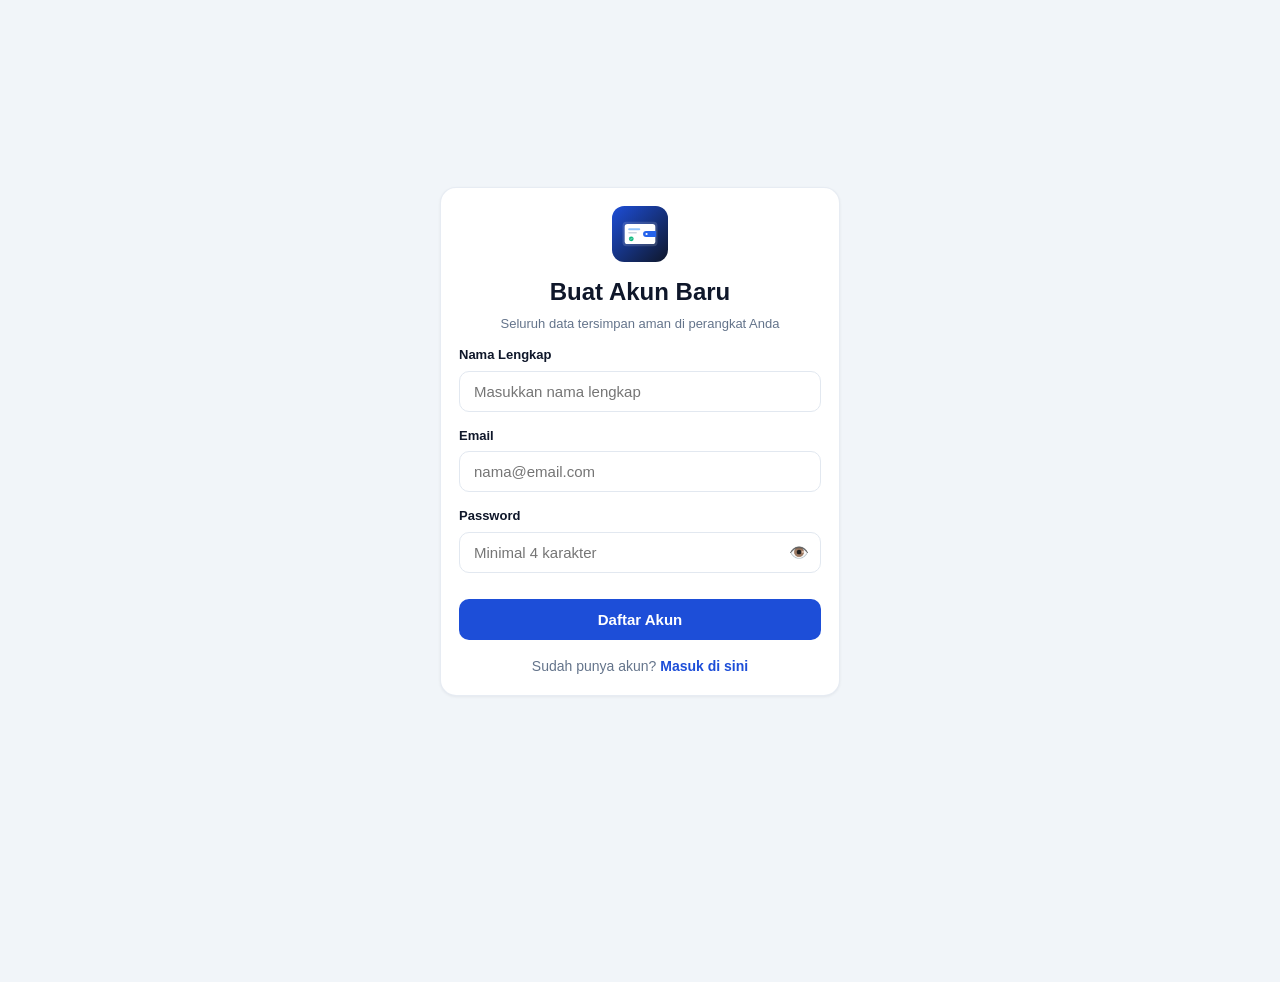
<file: register.html>
<!DOCTYPE html>
<html lang="id">

<head>
    <meta charset="UTF-8">
    <meta name="viewport" content="width=device-width, initial-scale=1.0, viewport-fit=cover">
    <meta name="theme-color" content="#1d4ed8">
    <title>Daftar Akun - DompetKu</title>
    <link rel="manifest" href="manifest.json">
    <link rel="icon" href="assets/icon.svg" type="image/svg+xml">
    <link rel="stylesheet" href="css/style.css">
</head>

<body>
    <div class="auth-wrapper container">
        <div class="card auth-box">
            <img src="assets/icon.svg" alt="DompetKu" class="brand-badge">
            <h2 class="text-center" style="margin-bottom: 4px;">Buat Akun Baru</h2>
            <p class="text-center mb-1" style="font-size: 13px; color: var(--grey);">
                Seluruh data tersimpan aman di perangkat Anda
            </p>

            <form id="registerForm">
                <div class="form-group">
                    <label>Nama Lengkap</label>
                    <input type="text" id="name" class="form-control" required placeholder="Masukkan nama lengkap">
                </div>
                <div class="form-group">
                    <label>Email</label>
                    <input type="email" id="email" class="form-control" required placeholder="nama@email.com">
                </div>
                <div class="form-group">
                    <label>Password</label>
                    <div class="password-wrapper">
                        <input type="password" id="password" class="form-control" required minlength="4"
                            placeholder="Minimal 4 karakter">
                        <button type="button" class="toggle-pwd-btn"
                            onclick="togglePassword('password', this)">👁️</button>
                    </div>
                </div>
                <button type="submit" class="btn btn-primary mt-1">Daftar Akun</button>
            </form>

            <div class="text-center auth-links">
                Sudah punya akun? <a href="index.html">Masuk di sini</a>
            </div>
        </div>
    </div>

    <script src="js/storage.js"></script>
    <script src="js/auth.js"></script>
</body>

</html>
</file>
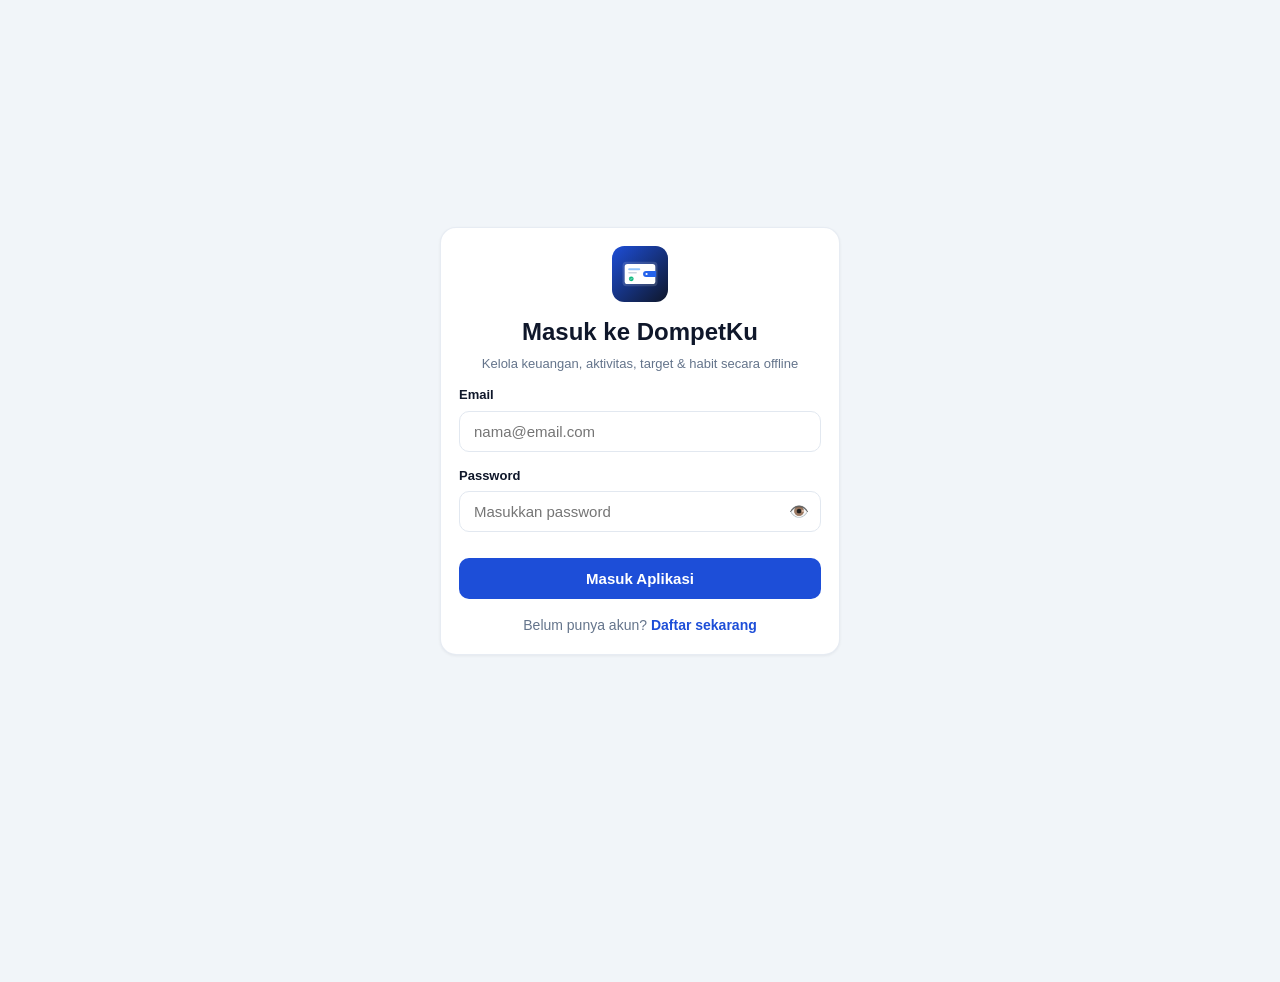
<file: transaksi.html>
<!DOCTYPE html>
<html lang="id">

<head>
    <meta charset="UTF-8">
    <meta name="viewport" content="width=device-width, initial-scale=1.0, viewport-fit=cover">
    <meta name="theme-color" content="#1d4ed8">
    <title>Catatan Keuangan - DompetKu</title>
    <link rel="manifest" href="manifest.json">
    <link rel="icon" href="assets/icon.svg" type="image/svg+xml">
    <link rel="stylesheet" href="css/style.css">
    <style>
        .filter-bar {
            display: grid;
            grid-template-columns: 1.2fr 1fr 0.9fr;
            gap: 8px;
            margin-bottom: 12px;
        }

        .summary-filter-grid {
            display: grid;
            grid-template-columns: 1fr 1fr;
            gap: 10px;
            margin-bottom: 14px;
        }

        .summary-filter-card {
            background: var(--white);
            border: 1px solid #e2e8f0;
            border-radius: 14px;
            padding: 12px 14px;
            box-shadow: 0 2px 6px rgba(15, 23, 42, 0.03);
        }

        .summary-filter-label {
            font-size: 11px;
            color: var(--grey);
            font-weight: 600;
            margin-bottom: 4px;
        }

        .summary-filter-value {
            font-size: 15px;
            font-weight: 800;
        }

        /* Daftar Item Belanja di Form */
        .trx-items-wrapper {
            background: var(--bg-app);
            border: 1px solid #e2e8f0;
            border-radius: 12px;
            padding: 12px;
            margin-bottom: 14px;
        }

        .trx-item-row {
            background: var(--white);
            border: 1px solid #e2e8f0;
            border-radius: 10px;
            padding: 10px;
            margin-bottom: 8px;
            display: flex;
            flex-direction: column;
            gap: 8px;
        }

        .trx-item-top {
            display: flex;
            align-items: center;
            gap: 6px;
        }

        .trx-item-bottom {
            display: grid;
            grid-template-columns: 1.3fr 1fr;
            gap: 8px;
        }

        .mini-label {
            display: block;
            font-size: 10px;
            font-weight: 700;
            color: var(--grey);
            margin-bottom: 3px;
        }

        .trx-total-banner {
            display: flex;
            justify-content: space-between;
            align-items: center;
            background: #eff6ff;
            border: 1px solid #bfdbfe;
            color: #1e3a8a;
            border-radius: 10px;
            padding: 10px 12px;
            margin-top: 10px;
            font-size: 13px;
            font-weight: 700;
        }

        .trx-total-banner span:last-child {
            font-size: 16px;
            color: #1d4ed8;
        }

        /* Tampilan Rincian Item di Riwayat */
        .trx-detail-box {
            background: #f8fafc;
            border: 1px solid #e2e8f0;
            border-radius: 10px;
            padding: 8px 10px;
            margin: 8px 0 10px 0;
            display: flex;
            flex-direction: column;
            gap: 6px;
        }

        .trx-detail-line {
            display: flex;
            justify-content: space-between;
            align-items: center;
            gap: 8px;
            font-size: 12px;
            padding-bottom: 5px;
            border-bottom: 1px dashed #e2e8f0;
        }

        .trx-detail-line:last-child {
            border-bottom: none;
            padding-bottom: 0;
        }

        .trx-detail-left {
            display: flex;
            align-items: center;
            gap: 6px;
            min-width: 0;
            flex: 1;
        }

        .trx-time-badge {
            background: #e0f2fe;
            color: #0369a1;
            font-size: 10px;
            font-weight: 700;
            padding: 2px 6px;
            border-radius: 6px;
            white-space: nowrap;
            flex-shrink: 0;
        }

        .trx-item-title {
            color: #1e293b;
            font-weight: 500;
            word-break: break-word;
        }

        .trx-item-price {
            color: #334155;
            font-weight: 700;
            white-space: nowrap;
            flex-shrink: 0;
        }

        .trx-count-pill {
            background: #f1f5f9;
            color: #475569;
            font-size: 10px;
            font-weight: 700;
            padding: 2px 7px;
            border-radius: 999px;
            margin-left: 4px;
        }
    </style>
</head>

<body>
    <div class="container">
        <div class="page-title">
            <span>Catatan Keuangan</span>
            <a href="profile.html" class="header-avatar" id="headerAvatar"
                style="width: 34px; height: 34px; font-size: 14px;">U</a>
        </div>

        <div class="tabs">
            <button type="button" class="tab-btn" id="btnTabCatat" onclick="switchTabTrx('catat')">Catat Baru</button>
            <button type="button" class="tab-btn active" id="btnTabRiwayat"
                onclick="switchTabTrx('riwayat')">Riwayat</button>
        </div>

        <!-- TAB 1: FORM CATAT / EDIT TRANSAKSI -->
        <div id="tabCatat" class="tab-content card">
            <h3 id="formTitleTrx">Catat Transaksi Baru</h3>
            <form id="transaksiForm">
                <input type="hidden" id="trxId">

                <div class="form-row">
                    <div class="form-group">
                        <label>Jenis Transaksi</label>
                        <select id="trxType" class="form-control" required onchange="updateCategoryOptions()">
                            <option value="Pengeluaran">💸 Pengeluaran</option>
                            <option value="Pemasukan">💰 Pemasukan</option>
                        </select>
                    </div>
                    <div class="form-group">
                        <label>Tanggal</label>
                        <input type="date" id="trxDate" class="form-control" required>
                    </div>
                </div>

                <div class="form-row">
                    <div class="form-group">
                        <label>Kategori</label>
                        <select id="trxCategory" class="form-control" required
                            onchange="updateSubCategorySuggestions()"></select>
                    </div>
                    <div class="form-group">
                        <label>Judul / Sub-Kategori</label>
                        <input type="text" id="trxCategoryDetail" class="form-control" list="subCategoryList" required
                            placeholder="Contoh: Sarapan, Belanja Harian">
                        <datalist id="subCategoryList"></datalist>
                    </div>
                </div>

                <!-- Rincian Item Belanja + Jam Otomatis -->
                <div class="trx-items-wrapper">
                    <div
                        style="display: flex; justify-content: space-between; align-items: center; margin-bottom: 4px;">
                        <label style="font-weight: 700; font-size: 13px; color: var(--dark-grey); margin: 0;">
                            🧾 Rincian Belanja / Item
                        </label>
                        <span id="trxItemCountLabel" style="font-size: 11px; color: var(--grey); font-weight: 600;">1
                            item</span>
                    </div>
                    <p style="font-size: 11px; color: var(--grey); margin-bottom: 10px;">
                        Jika ada pengeluaran tambahan di hari yang sama, klik <strong>+ Tambah Belanja Lagi</strong>.
                        Jam akan terisi otomatis.
                    </p>

                    <div id="trxItemsContainer"></div>

                    <button type="button" class="btn btn-outline btn-sm"
                        style="background: var(--white); width: 100%; justify-content: center;"
                        onclick="addTrxItemRow('', '', null, true)">
                        + Tambah Belanja Lagi
                    </button>

                    <div class="trx-total-banner">
                        <span>Total Nominal Hari Ini:</span>
                        <span id="trxTotalPreview">Rp 0</span>
                    </div>
                </div>

                <button type="submit" class="btn btn-primary mt-1" id="btnSubmitTrx">Simpan Transaksi</button>
                <button type="button" class="btn btn-outline mt-1" id="btnCancelEditTrx" style="display:none;"
                    onclick="cancelEditTrx()">Batal Edit</button>
            </form>
        </div>

        <!-- TAB 2: RIWAYAT TRANSAKSI -->
        <div id="tabRiwayat" class="tab-content active">
            <input type="text" id="searchTrx" class="search-box"
                placeholder="Cari keterangan, item belanja, atau kategori...">

            <div class="filter-bar">
                <select id="filterType" class="form-control" style="padding: 9px 10px; font-size: 13px;">
                    <option value="all">Semua Jenis</option>
                    <option value="Pemasukan">Pemasukan</option>
                    <option value="Pengeluaran">Pengeluaran</option>
                </select>
                <select id="filterMonth" class="form-control" style="padding: 9px 10px; font-size: 13px;">
                    <option value="all">Semua Bulan</option>
                    <option value="01">Januari</option>
                    <option value="02">Februari</option>
                    <option value="03">Maret</option>
                    <option value="04">April</option>
                    <option value="05">Mei</option>
                    <option value="06">Juni</option>
                    <option value="07">Juli</option>
                    <option value="08">Agustus</option>
                    <option value="09">September</option>
                    <option value="10">Oktober</option>
                    <option value="11">November</option>
                    <option value="12">Desember</option>
                </select>
                <select id="filterYear" class="form-control" style="padding: 9px 10px; font-size: 13px;"></select>
            </div>

            <div class="summary-filter-grid">
                <div class="summary-filter-card">
                    <div class="summary-filter-label">Masuk (Filter)</div>
                    <div class="summary-filter-value text-success" id="filteredIncome">Rp 0</div>
                </div>
                <div class="summary-filter-card">
                    <div class="summary-filter-label">Keluar (Filter)</div>
                    <div class="summary-filter-value text-danger" id="filteredExpense">Rp 0</div>
                </div>
            </div>

            <div id="transactionList" class="card"></div>
        </div>
    </div>

    <nav class="bottom-nav">
        <a href="dashboard.html" class="nav-item">
            <svg class="nav-icon" viewBox="0 0 24 24">
                <path d="M10 20v-6h4v6h5v-8h3L12 3 2 12h3v8z" />
            </svg>
            Home
        </a>
        <a href="transaksi.html" class="nav-item active">
            <svg class="nav-icon" viewBox="0 0 24 24">
                <path
                    d="M11.8 10.9c-2.27-.59-3-1.2-3-2.15 0-1.09 1.01-1.85 2.7-1.85 1.78 0 2.44.85 2.5 2.1h2.21c-.07-1.72-1.12-3.3-3.21-3.81V3h-3v2.16c-1.94.42-3.5 1.68-3.5 3.61 0 2.31 1.91 3.46 4.7 4.13 2.5.6 3 1.48 3 2.41 0 .69-.49 1.79-2.7 1.79-2.06 0-2.87-.92-2.98-2.1h-2.2c.12 2.19 1.76 3.42 3.68 3.83V21h3v-2.15c1.95-.37 3.5-1.5 3.5-3.55 0-2.84-2.43-3.81-4.7-4.4z" />
            </svg>
            Keuangan
        </a>
        <a href="aktivitas.html" class="nav-item">
            <svg class="nav-icon" viewBox="0 0 24 24">
                <path
                    d="M19 3H5c-1.1 0-2 .9-2 2v14c0 1.1.9 2 2 2h14c1.1 0 2-.9 2-2V5c0-1.1-.9-2-2-2zm-9 14l-5-5 1.41-1.41L10 14.17l7.59-7.59L19 8l-9 9z" />
            </svg>
            Aktivitas
        </a>
        <a href="wishlist.html" class="nav-item">
            <svg class="nav-icon" viewBox="0 0 24 24">
                <path d="M12 17.27L18.18 21l-1.64-7.03L22 9.24l-7.19-.61L12 2 9.19 8.63 2 9.24l5.46 4.73L5.82 21z" />
            </svg>
            Target
        </a>
        <a href="habit.html" class="nav-item">
            <svg class="nav-icon" viewBox="0 0 24 24">
                <path
                    d="M19 4h-1V2h-2v2H8V2H6v2H5c-1.11 0-1.99.9-1.99 2L3 20c0 1.1.89 2 2 2h14c1.1 0 2-.9 2-2V6c0-1.1-.9-2-2-2zm0 16H5V10h14v10zM9 14H7v-2h2v2zm4 0h-2v-2h2v2zm4 0h-2v-2h2v2zm-8 4H7v-2h2v2zm4 0h-2v-2h2v2zm4 0h-2v-2h2v2z" />
            </svg>
            Habit
        </a>
    </nav>

    <script src="js/storage.js"></script>
    <script src="js/transaksi.js"></script>
</body>

</html>
</file>
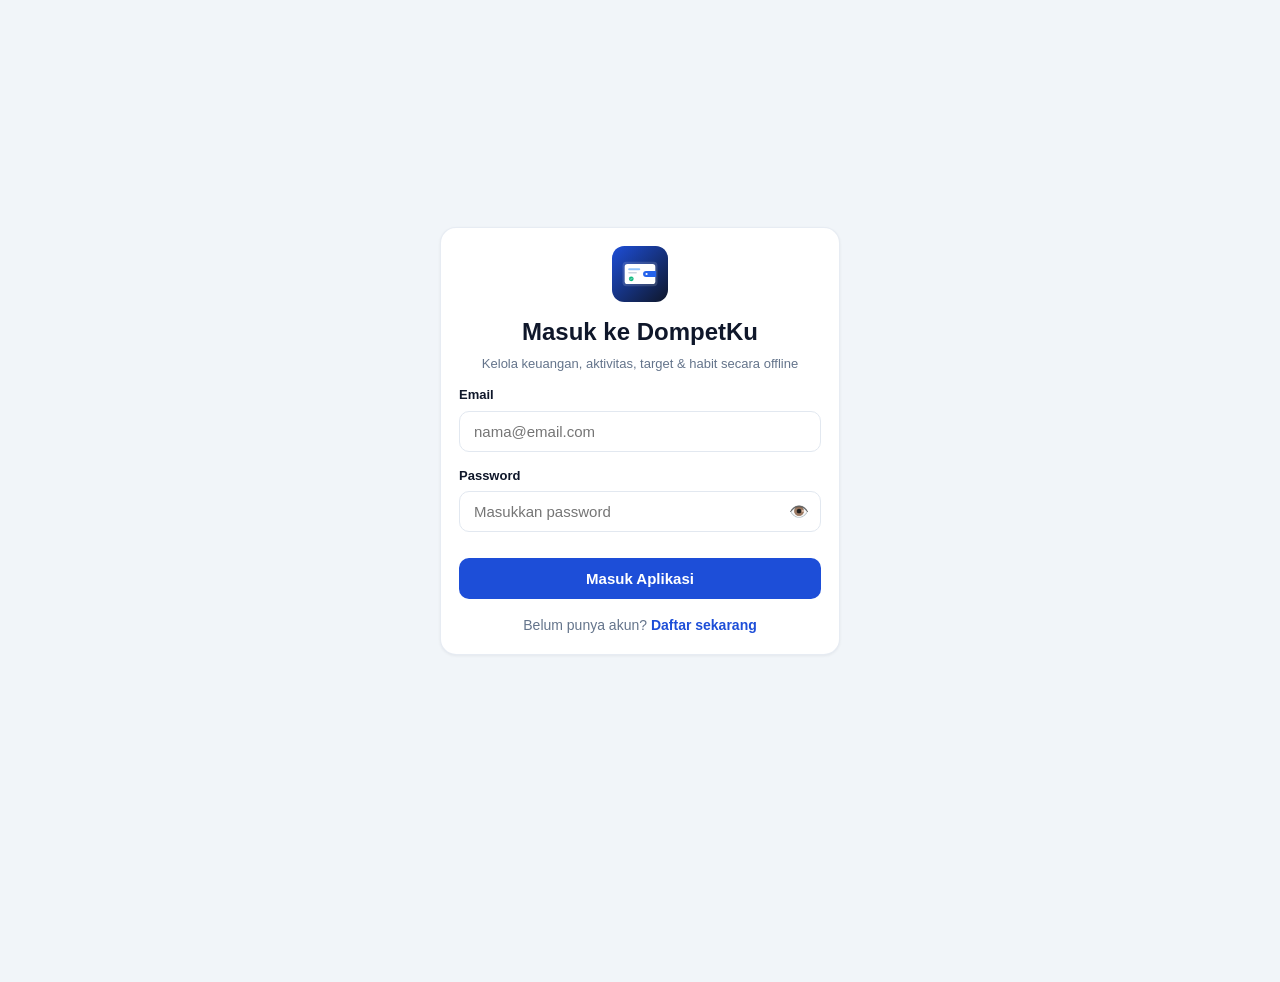
<file: wishlist.html>
<!DOCTYPE html>
<html lang="id">

<head>
    <meta charset="UTF-8">
    <meta name="viewport" content="width=device-width, initial-scale=1.0, viewport-fit=cover">
    <meta name="theme-color" content="#1d4ed8">
    <title>Target & Wishlist - DompetKu</title>
    <link rel="manifest" href="manifest.json">
    <link rel="icon" href="assets/icon.svg" type="image/svg+xml">
    <link rel="stylesheet" href="css/style.css">
    <style>
        .modal-overlay {
            display: none;
            position: fixed;
            inset: 0;
            background: rgba(15, 23, 42, 0.58);
            backdrop-filter: blur(2px);
            z-index: 2000;
            padding: 20px;
            align-items: center;
            justify-content: center;
        }

        .modal-overlay.active {
            display: flex;
        }

        .modal-box {
            background: #ffffff;
            width: 100%;
            max-width: 390px;
            border-radius: 18px;
            padding: 22px 20px;
            box-shadow: 0 20px 35px rgba(15, 23, 42, 0.24);
            text-align: left;
            animation: modalPop 0.18s ease-out;
        }

        @keyframes modalPop {
            from {
                opacity: 0;
                transform: scale(0.95);
            }

            to {
                opacity: 1;
                transform: scale(1);
            }
        }

        .modal-box h3 {
            font-size: 17px;
            font-weight: 700;
            color: #0f172a;
            margin: 0 0 4px 0;
        }

        .modal-subtitle {
            font-size: 13px;
            color: #64748b;
            margin: 0 0 16px 0;
            line-height: 1.4;
        }

        .quick-nominal-group {
            display: flex;
            flex-wrap: wrap;
            gap: 6px;
            margin-top: 8px;
        }

        .quick-nominal-btn {
            background: #eff6ff;
            color: #1d4ed8;
            border: 1px solid #bfdbfe;
            border-radius: 8px;
            padding: 5px 10px;
            font-size: 12px;
            font-weight: 600;
            cursor: pointer;
        }

        .quick-nominal-btn:active {
            background: #dbeafe;
        }

        .modal-checkbox-row {
            display: flex;
            align-items: center;
            gap: 10px;
            font-size: 13px;
            color: #334155;
            background: #f8fafc;
            border: 1px solid #e2e8f0;
            padding: 10px 12px;
            border-radius: 10px;
            margin: 14px 0 18px 0;
            cursor: pointer;
        }

        .modal-checkbox-row input[type="checkbox"] {
            width: 17px;
            height: 17px;
            accent-color: #1d4ed8;
            flex-shrink: 0;
        }

        .modal-actions {
            display: grid;
            grid-template-columns: 1fr 1fr;
            gap: 10px;
        }

        .modal-actions .btn {
            width: 100%;
            margin: 0;
            padding: 11px 14px;
            font-size: 14px;
            font-weight: 600;
            border-radius: 10px;
            justify-content: center;
        }

        .app-modal-overlay {
            z-index: 3000 !important;
        }

        /* Kartu Input Tahapan di Form */
        .milestone-row {
            background: #ffffff;
            border: 1px solid #e2e8f0;
            border-radius: 12px;
            padding: 10px;
            display: flex;
            flex-direction: column;
            gap: 8px;
        }

        .milestone-row-top {
            display: flex;
            align-items: center;
            gap: 6px;
        }

        .milestone-row-grid {
            display: grid;
            grid-template-columns: 1fr 1fr;
            gap: 8px;
        }

        .mini-field-label {
            display: block;
            font-size: 10px;
            font-weight: 700;
            color: #64748b;
            margin-bottom: 3px;
        }

        /* Daftar Tahapan & Status dengan Tanggal di Kartu Target */
        .step-list-box {
            background: #f8fafc;
            border: 1px solid #e2e8f0;
            padding: 10px 12px;
            border-radius: 12px;
            margin-bottom: 8px;
        }

        .step-row-item {
            padding: 9px 0;
            border-bottom: 1px dashed #cbd5e1;
        }

        .step-row-item:last-child {
            border-bottom: none;
            padding-bottom: 2px;
        }

        .step-header-line {
            display: flex;
            justify-content: space-between;
            align-items: flex-start;
            gap: 8px;
            flex-wrap: wrap;
        }

        .step-label {
            font-size: 13px;
            font-weight: 700;
            color: #1e293b;
            line-height: 1.35;
        }

        .step-label.is-passed,
        .step-label.is-accepted {
            color: #059669;
        }

        .step-label.is-failed {
            color: #dc2626;
            text-decoration: line-through;
        }

        .step-result-tag {
            display: inline-flex;
            align-items: center;
            font-size: 11px;
            font-weight: 700;
            padding: 2px 8px;
            border-radius: 999px;
            white-space: nowrap;
        }

        .step-result-tag.tag-pending {
            background: #e2e8f0;
            color: #475569;
        }

        .step-result-tag.tag-passed {
            background: #dcfce7;
            color: #15803d;
        }

        .step-result-tag.tag-accepted {
            background: #d1fae5;
            color: #065f46;
            border: 1px solid #6ee7b7;
        }

        .step-result-tag.tag-failed {
            background: #fee2e2;
            color: #b91c1c;
        }

        .step-schedule-text {
            font-size: 11px;
            color: #64748b;
            margin-top: 3px;
            font-weight: 500;
        }

        .step-action-bar {
            display: flex;
            flex-wrap: wrap;
            gap: 6px;
            margin-top: 7px;
        }

        .step-pill-btn {
            border: 1px solid #cbd5e1;
            background: #ffffff;
            color: #475569;
            font-size: 11px;
            font-weight: 700;
            padding: 4px 9px;
            border-radius: 7px;
            cursor: pointer;
            transition: all 0.15s ease;
        }

        .step-pill-btn.active-passed {
            background: #16a34a;
            border-color: #15803d;
            color: #ffffff;
        }

        .step-pill-btn.active-accepted {
            background: #059669;
            border-color: #047857;
            color: #ffffff;
        }

        .step-pill-btn.active-failed {
            background: #ef4444;
            border-color: #dc2626;
            color: #ffffff;
        }

        .step-pill-btn:disabled {
            opacity: 0.65;
            cursor: default;
        }

        .btn-add-next-stage {
            margin-top: 8px;
            width: 100%;
            background: #eff6ff;
            color: #1d4ed8;
            border: 1px dashed #93c5fd;
            border-radius: 8px;
            padding: 6px 10px;
            font-size: 11px;
            font-weight: 700;
            cursor: pointer;
        }

        .badge-gagal {
            background: #fee2e2;
            color: #b91c1c;
        }
    </style>
</head>

<body>
    <div class="container">
        <div class="page-title">
            <span>Target & Wishlist</span>
            <a href="profile.html" class="header-avatar" id="headerAvatar"
                style="width: 34px; height: 34px; font-size: 14px;">U</a>
        </div>

        <div class="tabs">
            <button type="button" class="tab-btn active" id="btnTabDaftar" onclick="switchTabWs('daftar')">Daftar
                Target</button>
            <button type="button" class="tab-btn" id="btnTabTambah" onclick="switchTabWs('tambah')">Tambah Baru</button>
        </div>

        <!-- TAB 1: DAFTAR WISHLIST -->
        <div id="tabDaftar" class="tab-content active">
            <input type="text" id="searchWs" class="search-box"
                placeholder="Cari target, lamaran kerja, atau barang impian...">
            <div id="wishlistContainer" class="card"></div>
        </div>

        <!-- TAB 2: FORM TAMBAH/EDIT WISHLIST -->
        <div id="tabTambah" class="tab-content card">
            <h3 id="formTitleWs">Tambah Target Baru</h3>
            <form id="wishlistForm">
                <input type="hidden" id="wsId">

                <div class="form-group">
                    <label>Jenis Target</label>
                    <select id="wsType" class="form-control" required onchange="toggleWsType()">
                        <option value="Finansial">💰 Wishlist / Target Finansial</option>
                        <option value="Non-Finansial">🎯 Target Pencapaian Kerja & Pribadi</option>
                    </select>
                </div>

                <div class="form-group">
                    <label>Nama Barang / Target</label>
                    <input type="text" id="wsName" class="form-control" required
                        placeholder="Contoh: Lamar PT Maju Jaya / Beli Laptop">
                </div>

                <!-- Input Finansial -->
                <div id="financialInputs">
                    <div class="form-row">
                        <div class="form-group">
                            <label>Target Harga (Rp)</label>
                            <input type="number" id="wsTargetPrice" class="form-control" required min="1"
                                placeholder="10000000">
                        </div>
                        <div class="form-group">
                            <label>Terkumpul (Rp)</label>
                            <input type="number" id="wsCollected" class="form-control" required value="0" min="0">
                        </div>
                    </div>
                </div>

                <!-- Input Tahapan Non-Finansial -->
                <div id="nonFinancialInputs"
                    style="display: none; margin-bottom: 14px; background: var(--bg-app); padding: 12px; border-radius: 12px;">
                    <label
                        style="display: block; font-weight: 700; font-size: 13px; color: var(--dark-grey); margin-bottom: 4px;">
                        📋 Tahapan Seleksi / Pencapaian
                    </label>
                    <p style="font-size: 11px; color: var(--grey); margin-bottom: 10px;">
                        Pilih tanggal jadwal masing-masing tahap sejak awal. Saat diklik <strong>Lolos</strong> atau
                        <strong>Diterima</strong>, tanggal keputusan otomatis tercatat di belakang status.
                    </p>
                    <div id="milestoneInputsContainer"
                        style="display: flex; flex-direction: column; gap: 8px; margin-bottom: 10px;"></div>
                    <button type="button" class="btn btn-outline btn-sm" style="background: var(--white);"
                        onclick="addMilestoneInput()">
                        + Tambah Tahapan
                    </button>
                </div>

                <div class="form-row">
                    <div class="form-group">
                        <label>Tanggal Mulai</label>
                        <input type="date" id="wsStartDate" class="form-control" required>
                    </div>
                    <div class="form-group">
                        <label>Batas Waktu</label>
                        <input type="date" id="wsTargetDate" class="form-control" required>
                    </div>
                </div>

                <div class="form-group">
                    <label>Status Keseluruhan</label>
                    <select id="wsStatus" class="form-control" required>
                        <option value="Berjalan">⏳ Berjalan</option>
                        <option value="Selesai">🎉 Diterima / Tercapai</option>
                        <option value="Gagal">❌ Tidak Lolos</option>
                    </select>
                </div>

                <button type="submit" class="btn btn-primary mt-1" id="btnSubmitWs">Simpan Target</button>
                <button type="button" class="btn btn-outline mt-1" id="btnCancelEditWs" style="display:none;"
                    onclick="cancelEditWs()">Batal Edit</button>
            </form>
        </div>
    </div>

    <!-- MODAL TAMBAH TABUNGAN CEPAT -->
    <div class="modal-overlay" id="saveMoneyModal" onclick="if(event.target === this) closeSaveModal()">
        <div class="modal-box">
            <h3 id="saveModalTitle">Tambah Tabungan</h3>
            <p class="modal-subtitle" id="saveModalSubtitle">Sisa target: Rp 0</p>

            <div class="form-group" style="margin-bottom: 0;">
                <label style="font-size: 13px; font-weight: 600; margin-bottom: 6px; display: block;">Nominal Tambahan
                    (Rp)</label>
                <input type="number" id="addSavingAmount" class="form-control" min="1" inputmode="numeric"
                    placeholder="Masukkan nominal, misal: 100000">
                <div class="quick-nominal-group">
                    <button type="button" class="quick-nominal-btn" onclick="setQuickSaving(50000)">+50 rb</button>
                    <button type="button" class="quick-nominal-btn" onclick="setQuickSaving(100000)">+100 rb</button>
                    <button type="button" class="quick-nominal-btn" onclick="setQuickSaving(500000)">+500 rb</button>
                    <button type="button" class="quick-nominal-btn" id="btnFillRemaining"
                        onclick="fillRemainingSaving()">Lunasi Sisa</button>
                </div>
            </div>

            <label class="modal-checkbox-row">
                <input type="checkbox" id="recordAsExpense" checked>
                <span>Catat juga sebagai Pengeluaran di Keuangan</span>
            </label>

            <div class="modal-actions">
                <button type="button" class="btn btn-outline" onclick="closeSaveModal()">Batal</button>
                <button type="button" class="btn btn-success" onclick="submitAddSaving()">Simpan</button>
            </div>
        </div>
    </div>

    <!-- MODAL TAMBAH TAHAP LANJUTAN -->
    <div class="modal-overlay" id="nextStageModal" onclick="if(event.target === this) closeNextStageModal()">
        <div class="modal-box">
            <h3>Tambah Tahap Lanjutan</h3>
            <p class="modal-subtitle" id="nextStageSubtitle">Tambahkan jadwal seleksi berikutnya.</p>

            <div class="form-group">
                <label style="font-size: 13px; font-weight: 600; margin-bottom: 6px; display: block;">Nama Tahap</label>
                <input type="text" id="nextStageName" class="form-control"
                    placeholder="Contoh: Interview User / Psikotes / Offering">
            </div>

            <div class="form-group" style="margin-bottom: 18px;">
                <label style="font-size: 13px; font-weight: 600; margin-bottom: 6px; display: block;">Tanggal Jadwal
                    (Opsional)</label>
                <input type="date" id="nextStageDate" class="form-control">
            </div>

            <div class="modal-actions">
                <button type="button" class="btn btn-outline" onclick="closeNextStageModal()">Batal</button>
                <button type="button" class="btn btn-primary" onclick="submitNextStage()">Tambah Tahap</button>
            </div>
        </div>
    </div>

    <nav class="bottom-nav">
        <a href="dashboard.html" class="nav-item">
            <svg class="nav-icon" viewBox="0 0 24 24">
                <path d="M10 20v-6h4v6h5v-8h3L12 3 2 12h3v8z" />
            </svg>
            Home
        </a>
        <a href="transaksi.html" class="nav-item">
            <svg class="nav-icon" viewBox="0 0 24 24">
                <path
                    d="M11.8 10.9c-2.27-.59-3-1.2-3-2.15 0-1.09 1.01-1.85 2.7-1.85 1.78 0 2.44.85 2.5 2.1h2.21c-.07-1.72-1.12-3.3-3.21-3.81V3h-3v2.16c-1.94.42-3.5 1.68-3.5 3.61 0 2.31 1.91 3.46 4.7 4.13 2.5.6 3 1.48 3 2.41 0 .69-.49 1.79-2.7 1.79-2.06 0-2.87-.92-2.98-2.1h-2.2c.12 2.19 1.76 3.42 3.68 3.83V21h3v-2.15c1.95-.37 3.5-1.5 3.5-3.55 0-2.84-2.43-3.81-4.7-4.4z" />
            </svg>
            Keuangan
        </a>
        <a href="aktivitas.html" class="nav-item">
            <svg class="nav-icon" viewBox="0 0 24 24">
                <path
                    d="M19 3H5c-1.1 0-2 .9-2 2v14c0 1.1.9 2 2 2h14c1.1 0 2-.9 2-2V5c0-1.1-.9-2-2-2zm-9 14l-5-5 1.41-1.41L10 14.17l7.59-7.59L19 8l-9 9z" />
            </svg>
            Aktivitas
        </a>
        <a href="wishlist.html" class="nav-item active">
            <svg class="nav-icon" viewBox="0 0 24 24">
                <path d="M12 17.27L18.18 21l-1.64-7.03L22 9.24l-7.19-.61L12 2 9.19 8.63 2 9.24l5.46 4.73L5.82 21z" />
            </svg>
            Target
        </a>
        <a href="habit.html" class="nav-item">
            <svg class="nav-icon" viewBox="0 0 24 24">
                <path
                    d="M19 4h-1V2h-2v2H8V2H6v2H5c-1.11 0-1.99.9-1.99 2L3 20c0 1.1.89 2 2 2h14c1.1 0 2-.9 2-2V6c0-1.1-.9-2-2-2zm0 16H5V10h14v10zM9 14H7v-2h2v2zm4 0h-2v-2h2v2zm4 0h-2v-2h2v2zm-8 4H7v-2h2v2zm4 0h-2v-2h2v2zm4 0h-2v-2h2v2z" />
            </svg>
            Habit
        </a>
    </nav>

    <script src="js/storage.js"></script>
    <script src="js/wishlist.js"></script>
</body>

</html>
</file>
<file: css/style.css>
:root {
    --primary-blue: #1d4ed8;
    --primary-dark: #1e3a8a;
    --light-blue: #eff6ff;
    --white: #ffffff;
    --bg-app: #f1f5f9;
    --light-grey: #e2e8f0;
    --grey: #64748b;
    --dark-grey: #0f172a;
    --text-color: #1e293b;
    --danger: #dc2626;
    --danger-bg: #fee2e2;
    --success: #16a34a;
    --success-bg: #dcfce7;
    --warning: #d97706;
    --warning-bg: #fef3c7;
    --shadow-sm: 0 1px 3px rgba(15, 23, 42, 0.06);
    --shadow-md: 0 4px 12px rgba(15, 23, 42, 0.08);
}

* {
    margin: 0;
    padding: 0;
    box-sizing: border-box;
    font-family: -apple-system, BlinkMacSystemFont, 'Segoe UI', Roboto, Oxygen, Ubuntu, Cantarell, sans-serif;
    -webkit-tap-highlight-color: transparent;
}

body {
    background-color: var(--bg-app);
    color: var(--text-color);
    padding-bottom: calc(82px + env(safe-area-inset-bottom));
    line-height: 1.5;
}

a {
    text-decoration: none;
    color: inherit;
}

.container {
    width: 100%;
    max-width: 520px;
    margin: 0 auto;
    padding: 18px 16px;
}

@media (min-width: 768px) {
    .container {
        max-width: 720px;
    }
}

h1, h2, h3 {
    color: var(--dark-grey);
    margin-bottom: 12px;
}

.page-title {
    font-size: 20px;
    font-weight: 700;
    color: var(--dark-grey);
    margin-bottom: 16px;
    display: flex;
    align-items: center;
    justify-content: space-between;
}

.text-center { text-align: center; }
.mt-1 { margin-top: 12px; }
.mb-1 { margin-bottom: 12px; }
.text-success { color: var(--success); }
.text-danger { color: var(--danger); }
.text-warning { color: var(--warning); }

/* Cards */
.card {
    background-color: var(--white);
    border-radius: 16px;
    padding: 18px;
    box-shadow: var(--shadow-sm);
    border: 1px solid rgba(226, 232, 240, 0.8);
    margin-bottom: 16px;
}

/* Forms */
.form-group {
    margin-bottom: 14px;
}

.form-group label {
    display: block;
    margin-bottom: 6px;
    font-weight: 600;
    font-size: 13px;
    color: var(--dark-grey);
}

.form-control {
    width: 100%;
    padding: 11px 14px;
    border: 1.5px solid var(--light-grey);
    border-radius: 10px;
    font-size: 15px;
    color: var(--dark-grey);
    background-color: var(--white);
    outline: none;
    transition: border-color 0.2s, box-shadow 0.2s;
}

.form-control:focus {
    border-color: var(--primary-blue);
    box-shadow: 0 0 0 3px rgba(29, 78, 216, 0.12);
}

.password-wrapper {
    position: relative;
    display: flex;
    align-items: center;
}

.password-wrapper .form-control {
    padding-right: 44px;
}

.toggle-pwd-btn {
    position: absolute;
    right: 12px;
    background: none;
    border: none;
    cursor: pointer;
    font-size: 16px;
    color: var(--grey);
}

.form-row {
    display: grid;
    grid-template-columns: 1fr 1fr;
    gap: 10px;
}

/* Buttons */
.btn {
    display: inline-flex;
    align-items: center;
    justify-content: center;
    gap: 6px;
    width: 100%;
    padding: 12px 16px;
    border: none;
    border-radius: 10px;
    font-size: 15px;
    font-weight: 600;
    cursor: pointer;
    text-align: center;
    transition: transform 0.1s, background-color 0.2s, opacity 0.2s;
}

.btn:active {
    transform: scale(0.98);
}

.btn-primary {
    background-color: var(--primary-blue);
    color: var(--white);
}

.btn-primary:hover {
    background-color: var(--primary-dark);
}

.btn-success {
    background-color: var(--success);
    color: var(--white);
}

.btn-outline {
    background-color: transparent;
    border: 1.5px solid var(--light-grey);
    color: var(--dark-grey);
}

.btn-outline:hover {
    background-color: var(--bg-app);
}

.btn-danger {
    background-color: var(--danger);
    color: var(--white);
}

.btn-sm {
    padding: 8px 12px;
    font-size: 13px;
    width: auto;
}

/* Auth Layout */
.auth-wrapper {
    min-height: 100vh;
    display: flex;
    align-items: center;
    justify-content: center;
    padding-bottom: 20px;
}

.auth-box {
    width: 100%;
    max-width: 400px;
}

.brand-badge {
    width: 56px;
    height: 56px;
    margin: 0 auto 12px;
    display: block;
}

.auth-links {
    margin-top: 16px;
    font-size: 14px;
    color: var(--grey);
}

.auth-links a {
    color: var(--primary-blue);
    font-weight: 600;
}

/* Top Header Bar */
.top-header {
    display: flex;
    justify-content: space-between;
    align-items: center;
    margin-bottom: 18px;
}

.greeting-text {
    font-size: 20px;
    font-weight: 700;
    color: var(--dark-grey);
    margin: 0;
}

.date-subtitle {
    font-size: 12px;
    color: var(--grey);
}

.header-avatar {
    width: 40px;
    height: 40px;
    border-radius: 50%;
    background: linear-gradient(135deg, var(--primary-blue), var(--primary-dark));
    color: var(--white);
    font-weight: 700;
    font-size: 16px;
    display: flex;
    align-items: center;
    justify-content: center;
    box-shadow: var(--shadow-sm);
}

/* Install Banner */
.install-banner {
    background: linear-gradient(135deg, #0f172a, #1e3a8a);
    color: var(--white);
    border-radius: 14px;
    padding: 14px 16px;
    margin-bottom: 16px;
    display: flex;
    align-items: center;
    justify-content: space-between;
    gap: 12px;
}

.install-banner p {
    font-size: 12px;
    color: #cbd5e1;
    margin-top: 2px;
}

/* Dashboard Stats */
.stats-grid {
    display: grid;
    grid-template-columns: 1fr 1fr;
    gap: 12px;
    margin-bottom: 16px;
}

.stat-card {
    background: var(--white);
    padding: 15px;
    border-radius: 14px;
    box-shadow: var(--shadow-sm);
    border: 1px solid rgba(226, 232, 240, 0.8);
}

.stat-card.full {
    grid-column: span 2;
    background: linear-gradient(135deg, var(--primary-blue), var(--primary-dark));
    color: var(--white);
    border: none;
}

.stat-card.full h3 {
    color: #bfdbfe;
    font-size: 13px;
    font-weight: 500;
    margin-bottom: 4px;
}

.stat-card h3 {
    font-size: 12px;
    color: var(--grey);
    font-weight: 600;
    margin-bottom: 4px;
}

.stat-card .amount {
    font-size: 16px;
    font-weight: 700;
}

.stat-card.full .amount {
    font-size: 26px;
    color: var(--white);
    letter-spacing: -0.5px;
}

/* Chart */
.chart-container {
    height: 150px;
    display: flex;
    align-items: flex-end;
    justify-content: space-around;
    padding: 20px 20px 0;
    border-bottom: 1.5px solid var(--light-grey);
    margin-bottom: 10px;
}

.bar-group {
    display: flex;
    flex-direction: column;
    align-items: center;
    width: 64px;
    height: 100%;
    justify-content: flex-end;
}

.bar {
    width: 100%;
    min-height: 4px;
    border-radius: 8px 8px 0 0;
    transition: height 0.4s ease;
}

.bar.income { background-color: var(--success); }
.bar.expense { background-color: var(--danger); }

.bar-label {
    font-size: 12px;
    font-weight: 600;
    margin-top: 6px;
    color: var(--dark-grey);
}

/* Section & Lists */
.section-title {
    font-size: 15px;
    font-weight: 700;
    color: var(--dark-grey);
    margin-bottom: 12px;
    display: flex;
    justify-content: space-between;
    align-items: center;
}

.section-link {
    font-size: 12px;
    color: var(--primary-blue);
    font-weight: 600;
}

.list-item {
    display: flex;
    justify-content: space-between;
    align-items: center;
    padding: 12px 0;
    border-bottom: 1px solid var(--light-grey);
    gap: 10px;
}

.list-item:last-child {
    border-bottom: none;
    padding-bottom: 0;
}

.item-info h4 {
    font-size: 14px;
    font-weight: 600;
    margin-bottom: 2px;
    color: var(--dark-grey);
}

.item-info p {
    font-size: 12px;
    color: var(--grey);
}

.item-amount {
    font-size: 14px;
    font-weight: 700;
    white-space: nowrap;
}

/* Bottom Navigation (5 Menu Utama) */
.bottom-nav {
    position: fixed;
    bottom: 0;
    left: 0;
    width: 100%;
    background-color: var(--white);
    border-top: 1px solid var(--light-grey);
    box-shadow: 0 -2px 10px rgba(15, 23, 42, 0.04);
    display: flex;
    justify-content: space-around;
    padding: 8px 4px calc(8px + env(safe-area-inset-bottom));
    z-index: 1000;
}

.nav-item {
    flex: 1;
    text-align: center;
    color: var(--grey);
    font-size: 11px;
    font-weight: 600;
    display: flex;
    flex-direction: column;
    align-items: center;
    gap: 3px;
    padding: 4px 0;
    border-radius: 8px;
    transition: color 0.2s;
}

.nav-item.active {
    color: var(--primary-blue);
}

.nav-icon {
    width: 22px;
    height: 22px;
    fill: currentColor;
}

/* Tabs */
.tabs {
    display: flex;
    background: var(--white);
    border-radius: 12px;
    padding: 4px;
    margin-bottom: 16px;
    box-shadow: var(--shadow-sm);
    border: 1px solid var(--light-grey);
}

.tab-btn {
    flex: 1;
    padding: 10px;
    border: none;
    border-radius: 9px;
    background: transparent;
    cursor: pointer;
    font-weight: 600;
    color: var(--grey);
    transition: 0.2s;
    font-size: 13px;
}

.tab-btn.active {
    background: var(--primary-blue);
    color: var(--white);
}

.tab-content { display: none; }
.tab-content.active { display: block; }

/* Filters & Search */
.filters {
    display: flex;
    gap: 8px;
    margin-bottom: 12px;
    overflow-x: auto;
    padding-bottom: 4px;
}

.filters select {
    padding: 8px 10px;
    border: 1.5px solid var(--light-grey);
    border-radius: 8px;
    font-size: 12px;
    font-weight: 600;
    color: var(--dark-grey);
    outline: none;
    background: var(--white);
}

.search-box {
    width: 100%;
    padding: 10px 14px;
    border: 1.5px solid var(--light-grey);
    border-radius: 10px;
    margin-bottom: 12px;
    font-size: 14px;
    outline: none;
    background: var(--white);
}

.search-box:focus {
    border-color: var(--primary-blue);
}

/* Action Buttons */
.action-buttons {
    display: flex;
    flex-wrap: wrap;
    gap: 8px;
    margin-top: 8px;
}

.btn-icon {
    background: none;
    border: none;
    cursor: pointer;
    font-size: 12px;
    font-weight: 600;
    padding: 5px 10px;
    border-radius: 6px;
}

.btn-edit {
    color: var(--primary-blue);
    background: var(--light-blue);
}

.btn-delete {
    color: var(--danger);
    background: var(--danger-bg);
}

.btn-save-money {
    color: var(--success);
    background: var(--success-bg);
}

/* Progress & Badges */
.progress-container {
    width: 100%;
    background-color: var(--light-grey);
    height: 9px;
    border-radius: 6px;
    margin: 8px 0;
    overflow: hidden;
}

.progress-bar {
    height: 100%;
    background-color: var(--primary-blue);
    border-radius: 6px;
    transition: width 0.35s ease;
}

.progress-bar.success {
    background-color: var(--success);
}

.badge {
    padding: 3px 9px;
    border-radius: 999px;
    font-size: 11px;
    font-weight: 700;
    display: inline-block;
}

.badge-berjalan, .badge-sedang {
    background-color: var(--warning-bg);
    color: var(--warning);
}

.badge-selesai, .badge-rendah {
    background-color: var(--success-bg);
    color: var(--success);
}

.badge-tinggi, .badge-mendesak {
    background-color: var(--danger-bg);
    color: var(--danger);
}

.badge-kategori {
    background-color: var(--light-blue);
    color: var(--primary-blue);
}

/* Checklist Item (Aktivitas & Kebutuhan) */
.check-row {
    display: flex;
    align-items: flex-start;
    gap: 12px;
}

.custom-checkbox {
    width: 22px;
    height: 22px;
    margin-top: 2px;
    accent-color: var(--primary-blue);
    cursor: pointer;
    flex-shrink: 0;
}

.item-done {
    text-decoration: line-through;
    opacity: 0.6;
}

/* Profile */
.profile-header {
    display: flex;
    align-items: center;
    gap: 14px;
}

.avatar {
    width: 58px;
    height: 58px;
    background: linear-gradient(135deg, var(--primary-blue), var(--primary-dark));
    color: var(--white);
    border-radius: 50%;
    display: flex;
    align-items: center;
    justify-content: center;
    font-size: 24px;
    font-weight: 700;
    flex-shrink: 0;
}

.profile-info h3 {
    margin: 0 0 2px;
    font-size: 18px;
}

.profile-info p {
    margin: 0;
    font-size: 13px;
    color: var(--grey);
}

.menu-list {
    display: flex;
    flex-direction: column;
    gap: 10px;
}

.file-upload-wrapper {
    position: relative;
    overflow: hidden;
    display: inline-block;
    width: 100%;
}

.file-upload-wrapper input[type=file] {
    font-size: 100px;
    position: absolute;
    left: 0;
    top: 0;
    opacity: 0;
    cursor: pointer;
}

/* Custom Global Modal */
.app-modal-overlay {
    position: fixed;
    inset: 0;
    background: rgba(15, 23, 42, 0.55);
    -webkit-backdrop-filter: blur(3px);
    backdrop-filter: blur(3px);
    display: flex;
    align-items: center;
    justify-content: center;
    z-index: 9999;
    opacity: 0;
    visibility: hidden;
    transition: 0.25s ease;
    padding: 16px;
}

.app-modal-overlay.show {
    opacity: 1;
    visibility: visible;
}

.app-modal-box {
    background: var(--white);
    width: 100%;
    max-width: 360px;
    border-radius: 18px;
    padding: 24px 20px;
    text-align: center;
    box-shadow: var(--shadow-md);
    transform: translateY(16px);
    transition: 0.25s ease;
}

.app-modal-overlay.show .app-modal-box {
    transform: translateY(0);
}

.app-modal-icon { font-size: 40px; margin-bottom: 8px; }
.app-modal-title { font-size: 18px; color: var(--dark-grey); margin-bottom: 8px; font-weight: 700; }
.app-modal-message { font-size: 14px; color: var(--grey); margin-bottom: 20px; line-height: 1.5; white-space: pre-wrap; }
.app-modal-actions { display: flex; gap: 10px; justify-content: center; }

.app-modal-btn {
    flex: 1;
    padding: 11px;
    border-radius: 10px;
    border: none;
    font-weight: 600;
    cursor: pointer;
    font-size: 14px;
}

.app-modal-btn-cancel { background: var(--bg-app); color: var(--dark-grey); }
.app-modal-btn-confirm { background: var(--primary-blue); color: var(--white); }
.app-modal-btn-danger { background: var(--danger); color: var(--white); }

/* Toast Notification */
.app-toast {
    position: fixed;
    top: 18px;
    left: 50%;
    transform: translateX(-50%) translateY(-20px);
    background: var(--dark-grey);
    color: var(--white);
    padding: 10px 18px;
    border-radius: 999px;
    font-size: 13px;
    font-weight: 600;
    box-shadow: var(--shadow-md);
    z-index: 10000;
    opacity: 0;
    pointer-events: none;
    transition: 0.25s ease;
}

.app-toast.show {
    opacity: 1;
    transform: translateX(-50%) translateY(0);
}
</file>
<file: css/habit.css>
.habit-selector-scroll {
    display: flex;
    gap: 8px;
    overflow-x: auto;
    padding-bottom: 6px;
    margin-bottom: 12px;
    scrollbar-width: none;
}

.habit-selector-scroll::-webkit-scrollbar {
    display: none;
}

.habit-chip {
    display: inline-flex;
    align-items: center;
    gap: 6px;
    padding: 8px 13px;
    border-radius: 999px;
    border: 1px solid #cbd5e1;
    background: var(--white);
    color: var(--dark-grey);
    font-size: 13px;
    font-weight: 600;
    white-space: nowrap;
    cursor: pointer;
    flex-shrink: 0;
    transition: all 0.15s ease;
}

.habit-chip.active {
    background: var(--primary-blue);
    border-color: var(--primary-blue);
    color: #ffffff;
    box-shadow: 0 3px 8px rgba(29, 78, 216, 0.25);
}

.habit-header-row {
    display: flex;
    justify-content: space-between;
    align-items: flex-start;
    gap: 10px;
    margin-bottom: 12px;
}

.habit-title-wrap {
    display: flex;
    align-items: center;
    gap: 10px;
    min-width: 0;
}

.habit-emoji-badge {
    width: 42px;
    height: 42px;
    border-radius: 12px;
    background: #eff6ff;
    display: flex;
    align-items: center;
    justify-content: center;
    font-size: 22px;
    flex-shrink: 0;
}

.habit-head-actions {
    display: flex;
    gap: 6px;
    flex-shrink: 0;
}

.today-checkin-box {
    background: #f8fafc;
    border: 1px solid #e2e8f0;
    border-radius: 12px;
    padding: 12px;
    margin-bottom: 12px;
}

.habit-status-pill {
    font-size: 11px;
    font-weight: 700;
    padding: 3px 9px;
    border-radius: 999px;
}

.habit-status-pill.pending {
    background: #e2e8f0;
    color: #475569;
}

.habit-status-pill.success {
    background: #dcfce7;
    color: #15803d;
}

.habit-status-pill.failed {
    background: #fee2e2;
    color: #b91c1c;
}

.checkin-btn-grid {
    display: grid;
    grid-template-columns: 1fr 1fr;
    gap: 8px;
}

.btn-checkin {
    border: 1.5px solid #cbd5e1;
    background: #ffffff;
    border-radius: 10px;
    padding: 10px 12px;
    font-size: 13px;
    font-weight: 700;
    cursor: pointer;
    transition: all 0.15s ease;
}

.btn-checkin:disabled {
    opacity: 0.4;
    cursor: not-allowed;
}

.btn-checkin.success {
    color: #15803d;
    border-color: #86efac;
}

.btn-checkin.success.selected,
.btn-checkin.success.selected:disabled {
    background: #16a34a;
    border-color: #15803d;
    color: #ffffff;
    opacity: 1;
    cursor: default;
}

.btn-checkin.failed {
    color: #b91c1c;
    border-color: #fca5a5;
}

.btn-checkin.failed.selected,
.btn-checkin.failed.selected:disabled {
    background: #dc2626;
    border-color: #b91c1c;
    color: #ffffff;
    opacity: 1;
    cursor: default;
}

.habit-stats-row {
    display: grid;
    grid-template-columns: repeat(4, 1fr);
    gap: 6px;
}

.habit-stat-pill {
    border-radius: 10px;
    padding: 8px 4px;
    text-align: center;
    display: flex;
    flex-direction: column;
    gap: 2px;
}

.habit-stat-pill .stat-num {
    font-size: 14px;
    font-weight: 800;
}

.habit-stat-pill .stat-lbl {
    font-size: 10px;
    font-weight: 600;
}

.habit-stat-pill.green {
    background: #dcfce7;
    color: #15803d;
}

.habit-stat-pill.red {
    background: #fee2e2;
    color: #b91c1c;
}

.habit-stat-pill.blue {
    background: #dbeafe;
    color: #1d4ed8;
}

.habit-stat-pill.amber {
    background: #fef3c7;
    color: #b45309;
}

.cal-nav-header {
    display: flex;
    justify-content: space-between;
    align-items: center;
    margin-bottom: 10px;
}

.cal-nav-btn {
    width: 32px;
    height: 32px;
    border-radius: 8px;
    border: 1px solid #cbd5e1;
    background: var(--white);
    font-size: 18px;
    font-weight: 700;
    color: var(--dark-grey);
    cursor: pointer;
    display: flex;
    align-items: center;
    justify-content: center;
}

.cal-legend {
    display: flex;
    justify-content: center;
    flex-wrap: wrap;
    gap: 12px;
    font-size: 11px;
    color: var(--grey);
    margin-bottom: 10px;
}

.cal-legend span {
    display: inline-flex;
    align-items: center;
    gap: 5px;
    font-weight: 600;
}

.legend-dot {
    width: 11px;
    height: 11px;
    border-radius: 3px;
    display: inline-block;
}

.legend-dot.green {
    background: #16a34a;
}

.legend-dot.red {
    background: #dc2626;
}

.legend-dot.today {
    background: #ffffff;
    border: 2px solid var(--primary-blue);
}

.cal-weekdays,
.cal-days-grid {
    display: grid;
    grid-template-columns: repeat(7, 1fr);
    gap: 5px;
}

.cal-weekdays {
    margin-bottom: 6px;
}

.cal-weekdays span {
    text-align: center;
    font-size: 11px;
    font-weight: 700;
    color: var(--grey);
}

.cal-day-cell {
    aspect-ratio: 1 / 1;
    border-radius: 9px;
    display: flex;
    align-items: center;
    justify-content: center;
    font-size: 12px;
    font-weight: 700;
    border: 1px solid #e2e8f0;
    background: #ffffff;
    color: #334155;
    -webkit-user-select: none;
    user-select: none;
    cursor: default;
}

.cal-day-cell.empty {
    border: none;
    background: transparent;
}

.cal-day-cell.disabled {
    background: #f1f5f9;
    color: #94a3b8;
    border-color: #f1f5f9;
}

.cal-day-cell.is-today {
    border: 2px solid var(--primary-blue);
}

.cal-day-cell.status-success {
    background: #16a34a;
    border-color: #15803d;
    color: #ffffff;
}

.cal-day-cell.status-failed {
    background: #dc2626;
    border-color: #b91c1c;
    color: #ffffff;
}

.habit-color-rule-box {
    background: #f8fafc;
    border: 1px solid #e2e8f0;
    border-radius: 10px;
    padding: 10px 12px;
    font-size: 12px;
    color: #334155;
    display: flex;
    flex-direction: column;
    gap: 5px;
    margin-bottom: 12px;
}

.quick-habit-row {
    display: flex;
    justify-content: space-between;
    align-items: center;
    gap: 8px;
    padding: 9px 0;
    border-bottom: 1px solid #f1f5f9;
}

.quick-habit-row:last-child {
    border-bottom: none;
    padding-bottom: 0;
}

.quick-mini-btn {
    border: 1px solid #cbd5e1;
    background: #ffffff;
    border-radius: 7px;
    padding: 5px 9px;
    font-size: 11px;
    font-weight: 700;
    cursor: pointer;
}

.quick-mini-btn:disabled {
    opacity: 0.4;
    cursor: not-allowed;
}

.quick-mini-btn.ok.active,
.quick-mini-btn.ok.active:disabled {
    background: #16a34a;
    border-color: #15803d;
    color: #ffffff;
    opacity: 1;
    cursor: default;
}

.quick-mini-btn.no.active,
.quick-mini-btn.no.active:disabled {
    background: #dc2626;
    border-color: #b91c1c;
    color: #ffffff;
    opacity: 1;
    cursor: default;
}
</file>
